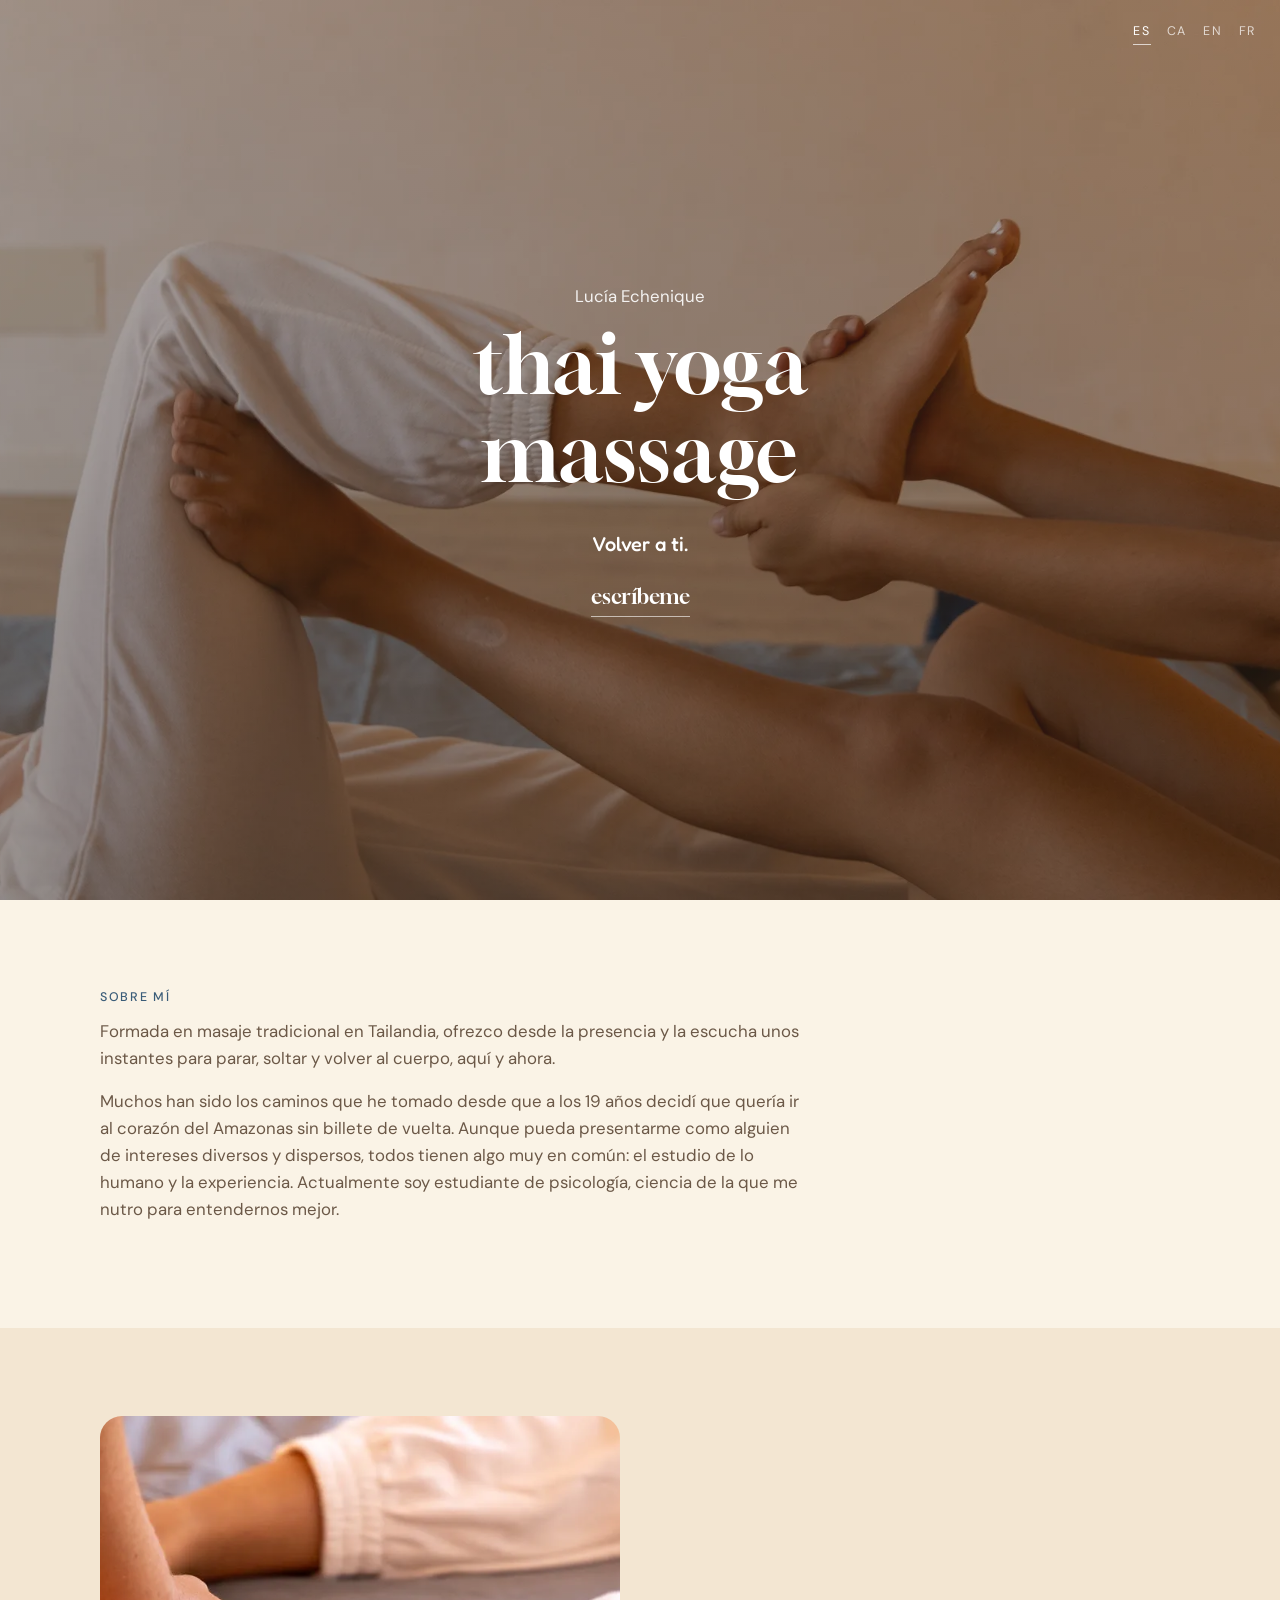
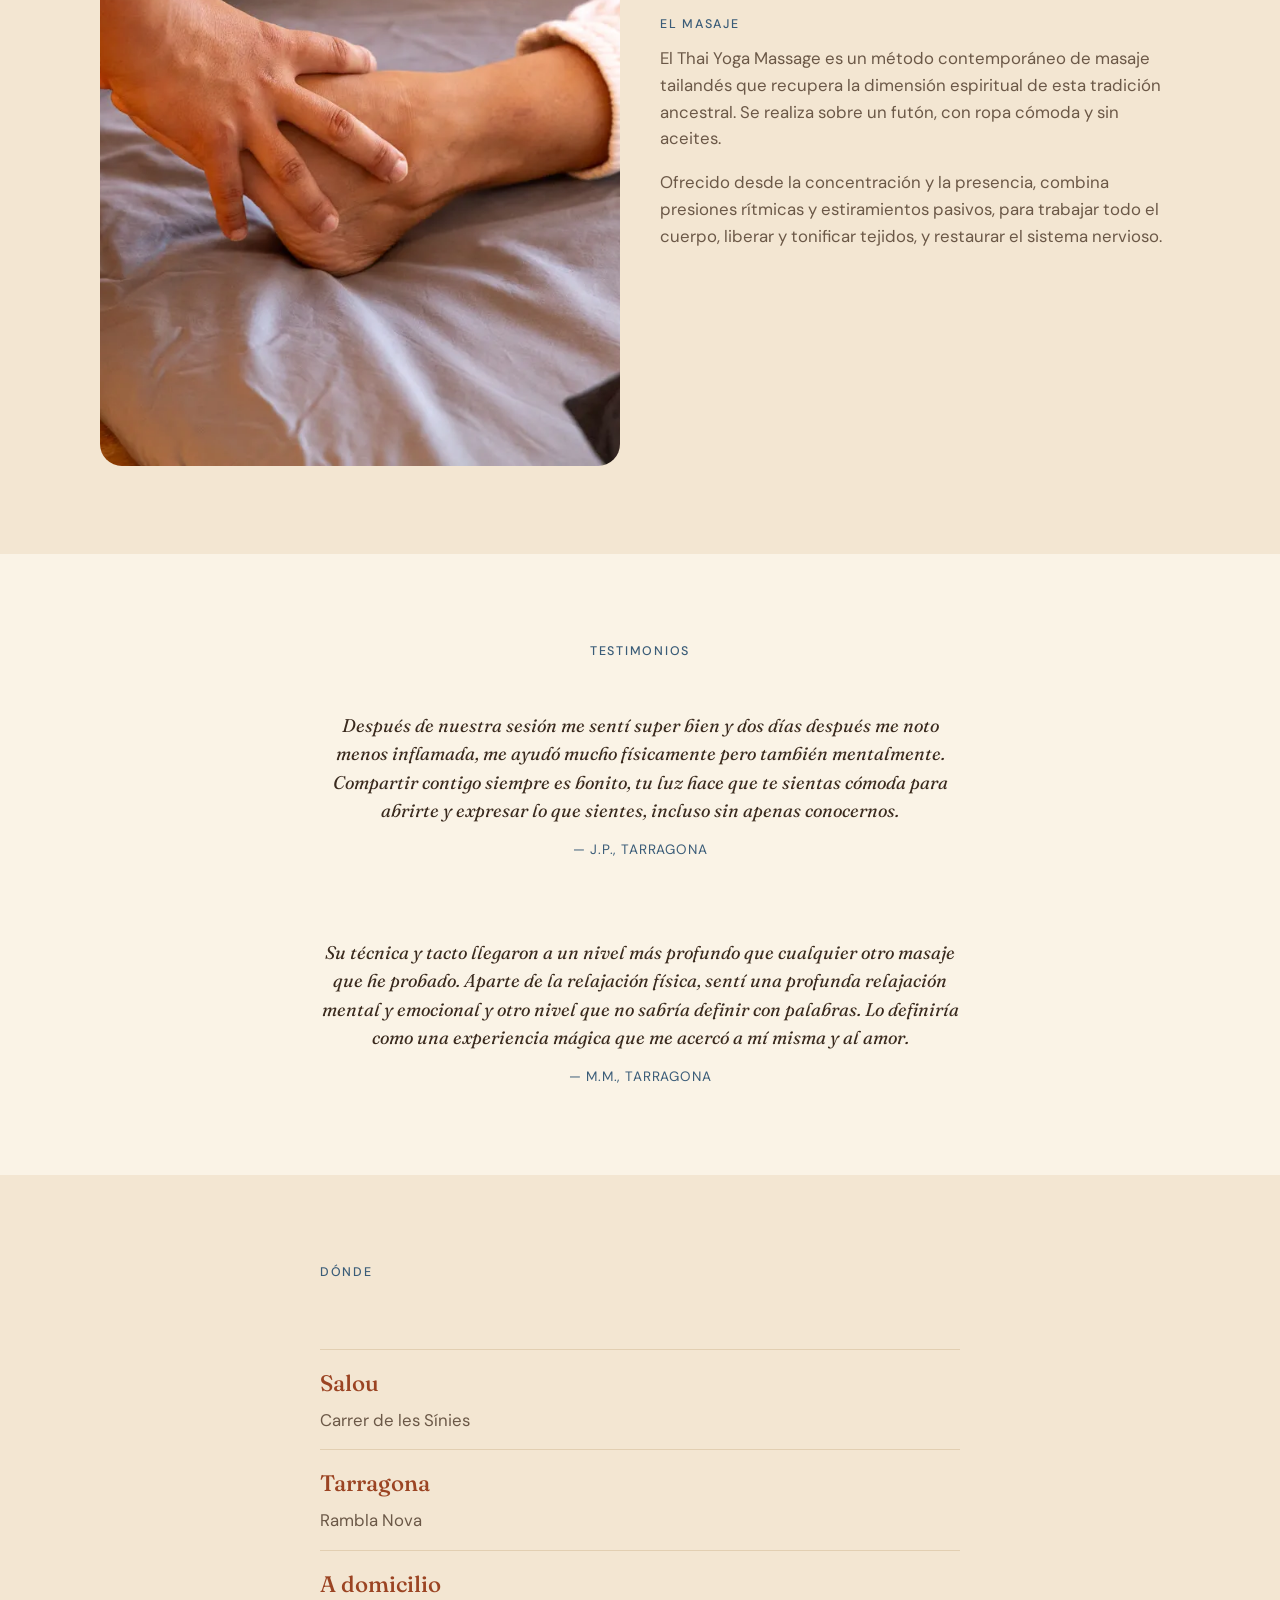
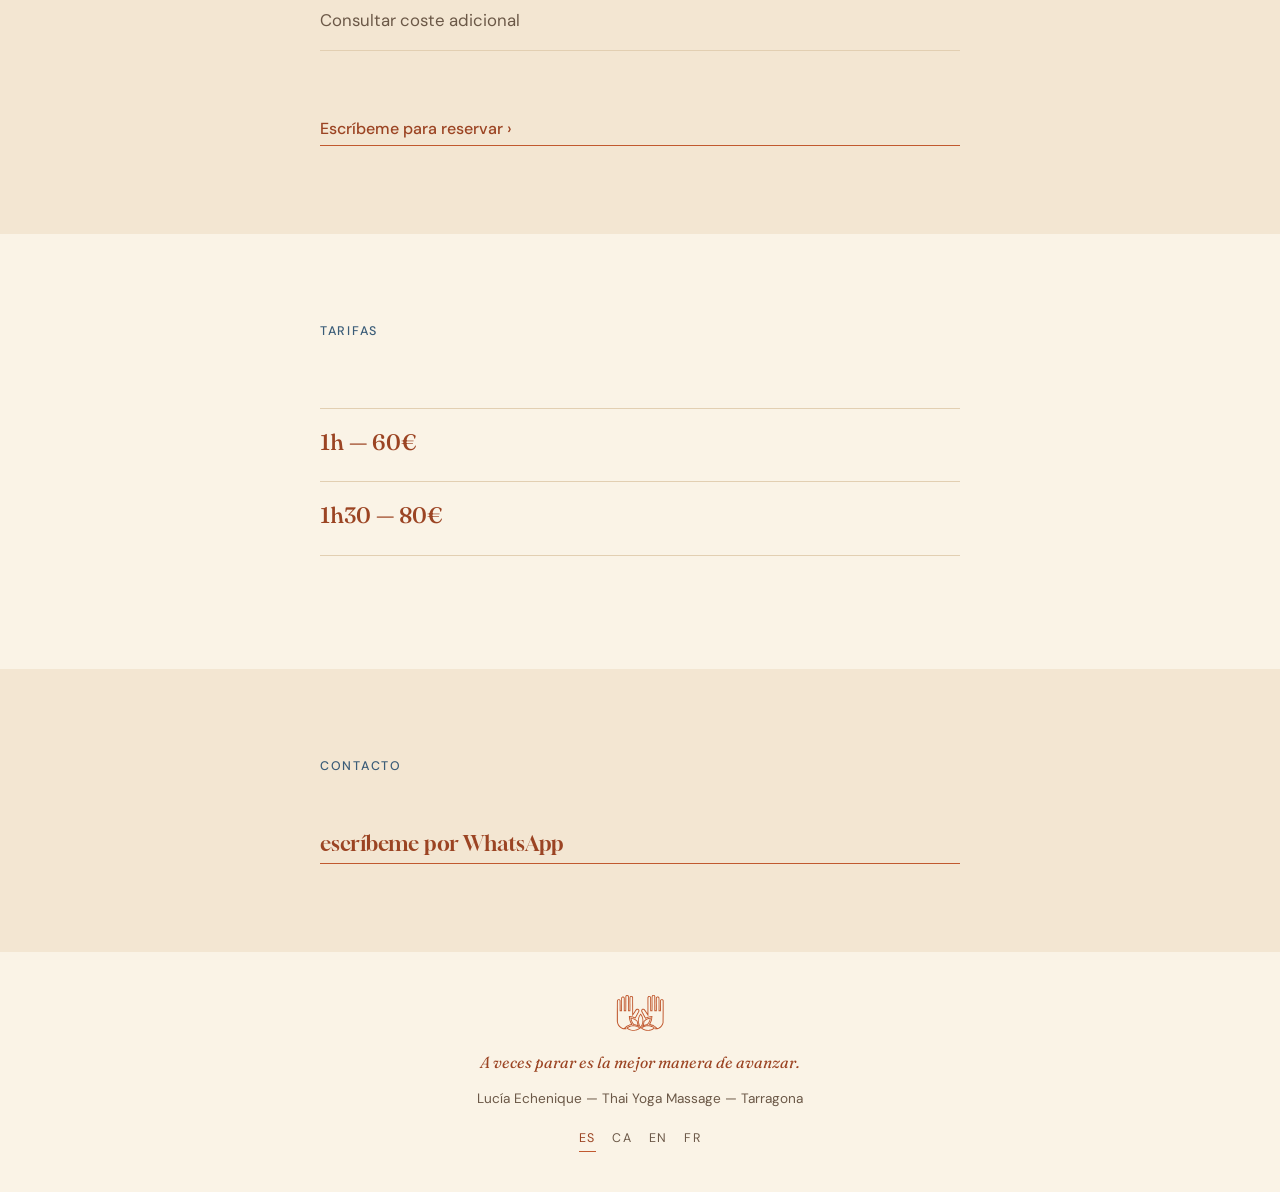
<file: index.html>
<!DOCTYPE html>
<html lang="es">
<head>
<meta charset="UTF-8" />
<meta name="viewport" content="width=device-width, initial-scale=1.0" />
<title>Lucía Echenique — Thai Yoga Massage en Tarragona y Salou</title>
<meta name="description" content="Thai Yoga Massage en Tarragona y Salou, con Lucía Echenique. Masaje tradicional que se recibe vestido y sin aceites. Sesiones de 1h y 1h30." />
<link rel="canonical" href="https://luciaechenique.com/" />
<link rel="alternate" hreflang="es" href="https://luciaechenique.com/" />
<link rel="alternate" hreflang="ca" href="https://luciaechenique.com/ca/" />
<link rel="alternate" hreflang="en" href="https://luciaechenique.com/en/" />
<link rel="alternate" hreflang="fr" href="https://luciaechenique.com/fr/" />
<link rel="alternate" hreflang="x-default" href="https://luciaechenique.com/" />
<meta property="og:type" content="website" />
<meta property="og:locale" content="es_ES" />
<meta property="og:url" content="https://luciaechenique.com/" />
<meta property="og:site_name" content="Lucía Echenique" />
<meta property="og:title" content="Lucía Echenique — Thai Yoga Massage en Tarragona y Salou" />
<meta property="og:description" content="Thai Yoga Massage en Tarragona y Salou. Masaje tradicional, vestido y sin aceites. Sesiones de 1h y 1h30." />
<meta property="og:image" content="https://luciaechenique.com/images/og.jpg" />
<meta property="og:image:width" content="1200" />
<meta property="og:image:height" content="630" />
<meta name="twitter:card" content="summary_large_image" />
<link rel="icon" type="image/svg+xml" href="/favicon.svg" />
<link rel="preload" as="image" href="/images/hero-bg.webp" fetchpriority="high" />
<link rel="preload" as="font" type="font/woff2" href="/fonts/gloock.woff2" crossorigin />
<link rel="preload" as="font" type="font/woff2" href="/fonts/fredoka-500.woff2" crossorigin />
<link rel="preconnect" href="https://fonts.googleapis.com" />
<link rel="preconnect" href="https://fonts.gstatic.com" crossorigin />
<link rel="stylesheet" href="https://fonts.googleapis.com/css2?family=Fraunces:ital,opsz,wght@0,9..144,500;1,9..144,400&family=DM+Sans:opsz,wght@9..40,400;9..40,500&display=swap" />
<link rel="stylesheet" href="/styles.css" />
<script type="application/ld+json">
{
  "@context": "https://schema.org",
  "@type": "HealthAndBeautyBusiness",
  "name": "Lucía Echenique — Thai Yoga Massage",
  "url": "https://luciaechenique.com/",
  "image": "https://luciaechenique.com/images/og.jpg",
  "description": "Thai Yoga Massage en Tarragona y Salou. Masaje tradicional, vestido y sin aceites. Sesiones de 1h y 1h30.",
  "areaServed": [
    { "@type": "City", "name": "Tarragona" },
    { "@type": "City", "name": "Salou" }
  ],
  "priceRange": "desde 60€"
}
</script>
</head>
<body>

<a class="skip-link" href="#contacto">Ir a contacto</a>

<!-- HERO -->
<header class="hero" id="inicio">
  <div class="hero-bg"></div>
  <div class="hero-overlay"></div>
  <nav class="lang" aria-label="Idioma">
    <a href="/" aria-current="page">es</a>
    <a href="/ca/" lang="ca">ca</a>
    <a href="/en/" lang="en">en</a>
    <a href="/fr/" lang="fr">fr</a>
  </nav>
  <div class="hero-inner">
    <p class="hero-name">Lucía Echenique</p>
    <h1>thai yoga massage</h1>
    <p class="hero-phrase">Volver a ti.</p>
    <a class="cta-link cta-lg" href="https://wa.me/34604867716?text=Hola%20Luc%C3%ADa%2C%20me%20interesa%20una%20sesi%C3%B3n%20de%20Thai%20Yoga%20Massage." target="_blank" rel="noopener">escríbeme</a>
  </div>
</header>

<main>

  <!-- SOBRE MÍ -->
  <section class="section" id="sobre-mi">
    <div class="section-inner">
      <div class="section-text">
        <h2 class="kicker">Sobre mí</h2>
        <p class="body-text">
          Formada en masaje tradicional en Tailandia, ofrezco desde la presencia y la escucha unos instantes para
          parar, soltar y volver al cuerpo, aquí y ahora.
        </p>
        <p class="body-text">
          Muchos han sido los caminos que he tomado desde que a los 19 años decidí que quería ir al corazón del
          Amazonas sin billete de vuelta. Aunque pueda presentarme como alguien de intereses diversos y dispersos,
          todos tienen algo muy en común: el estudio de lo humano y la experiencia. Actualmente soy estudiante de
          psicología, ciencia de la que me nutro para entendernos mejor.
        </p>
      </div>
    </div>
  </section>

  <!-- EL MASAJE -->
  <section class="section alt" id="masaje">
    <div class="section-inner reverse">
      <div class="section-text">
        <h2 class="kicker">El masaje</h2>
        <p class="body-text">
          El Thai Yoga Massage es un método contemporáneo de masaje tailandés que recupera la dimensión espiritual
          de esta tradición ancestral. Se realiza sobre un futón, con ropa cómoda y sin aceites.
        </p>
        <p class="body-text">
          Ofrecido desde la concentración y la presencia, combina presiones rítmicas y estiramientos pasivos, para
          trabajar todo el cuerpo, liberar y tonificar tejidos, y restaurar el sistema nervioso.
        </p>
      </div>
      <img class="section-photo" src="/images/masaje.webp" alt="Thai Yoga Massage con Lucía Echenique" loading="lazy" />
    </div>
  </section>

  <!-- TESTIMONIOS -->
  <section class="section" id="testimonios">
    <div class="section-inner narrow center">
      <h2 class="kicker">Testimonios</h2>
      <blockquote class="testimonial">
        <p>Después de nuestra sesión me sentí super bien y dos días después me noto menos inflamada, me ayudó
          mucho físicamente pero también mentalmente. Compartir contigo siempre es bonito, tu luz hace que te
          sientas cómoda para abrirte y expresar lo que sientes, incluso sin apenas conocernos.</p>
        <cite>— J.P., Tarragona</cite>
      </blockquote>
      <blockquote class="testimonial">
        <p>Su técnica y tacto llegaron a un nivel más profundo que cualquier otro masaje que he probado. Aparte
          de la relajación física, sentí una profunda relajación mental y emocional y otro nivel que no sabría
          definir con palabras. Lo definiría como una experiencia mágica que me acercó a mí misma y al amor.</p>
        <cite>— M.M., Tarragona</cite>
      </blockquote>
    </div>
  </section>

  <!-- DÓNDE -->
  <section class="section alt" id="donde">
    <div class="section-inner narrow">
      <h2 class="kicker">Dónde</h2>
      <div class="price-list">
        <div class="price-item">
          <p class="price-amount">Salou</p>
          <p class="body-text">Carrer de les Sínies</p>
        </div>
        <div class="price-item">
          <p class="price-amount">Tarragona</p>
          <p class="body-text">Rambla Nova</p>
        </div>
        <div class="price-item">
          <p class="price-amount">A domicilio</p>
          <p class="body-text">Consultar coste adicional</p>
        </div>
      </div>
      <a class="cta-link" href="https://wa.me/34604867716?text=Hola%20Luc%C3%ADa%2C%20me%20interesa%20una%20sesi%C3%B3n%20de%20Thai%20Yoga%20Massage." target="_blank" rel="noopener">Escríbeme para reservar &rsaquo;</a>
    </div>
  </section>

  <!-- TARIFAS -->
  <section class="section" id="precio">
    <div class="section-inner narrow">
      <h2 class="kicker">Tarifas</h2>
      <div class="price-list">
        <div class="price-item">
          <p class="price-amount">1h — 60€</p>
        </div>
        <div class="price-item">
          <p class="price-amount">1h30 — 80€</p>
        </div>
      </div>
    </div>
  </section>

  <!-- YOGA — en pausa, solo se ofrece masaje por ahora. Reactivar cuando haya fotos/contenido de clases.
  <section class="section" id="yoga">
    <div class="section-inner reverse">
      <div class="photo-placeholder" aria-hidden="true"></div>
      <div class="section-text">
        <p class="kicker">Yoga</p>
        <h2>Clases a demanda, individuales o en grupo</h2>
        <p class="body-text">
          Clases pensadas a tu medida: puede ser solo para ti, o puedes organizar un grupo pequeño con amigas — tú reúnes
          a la gente, yo llevo la práctica. Sin horarios fijos ni rigidez: hablamos y encontramos el formato que te encaje.
        </p>
        <a class="cta-link" href="https://wa.me/34604867716?text=Hola%20Luc%C3%ADa%2C%20me%20interesa%20una%20clase%20de%20yoga" target="_blank" rel="noopener">Pregúntame por una clase &rsaquo;</a>
      </div>
    </div>
  </section>
  -->

  <!-- CONTACTO -->
  <section class="section alt contact-section" id="contacto">
    <div class="section-inner narrow">
      <h2 class="kicker">Contacto</h2>

      <a class="cta-link cta-lg" href="https://wa.me/34604867716?text=Hola%20Luc%C3%ADa%2C%20me%20interesa%20una%20sesi%C3%B3n%20de%20Thai%20Yoga%20Massage." target="_blank" rel="noopener">escríbeme por WhatsApp</a>
    </div>
  </section>

</main>

<footer class="site-footer">
  <img class="footer-mark" src="/images/logo-manos.svg" alt="" />
  <p class="footer-tagline">A veces parar es la mejor manera de avanzar.</p>
  <p>Lucía Echenique — Thai Yoga Massage — Tarragona</p>
  <nav class="lang lang-footer" aria-label="Idioma">
    <a href="/" aria-current="page">es</a>
    <a href="/ca/" lang="ca">ca</a>
    <a href="/en/" lang="en">en</a>
    <a href="/fr/" lang="fr">fr</a>
  </nav>
</footer>

</body>
</html>
</file>
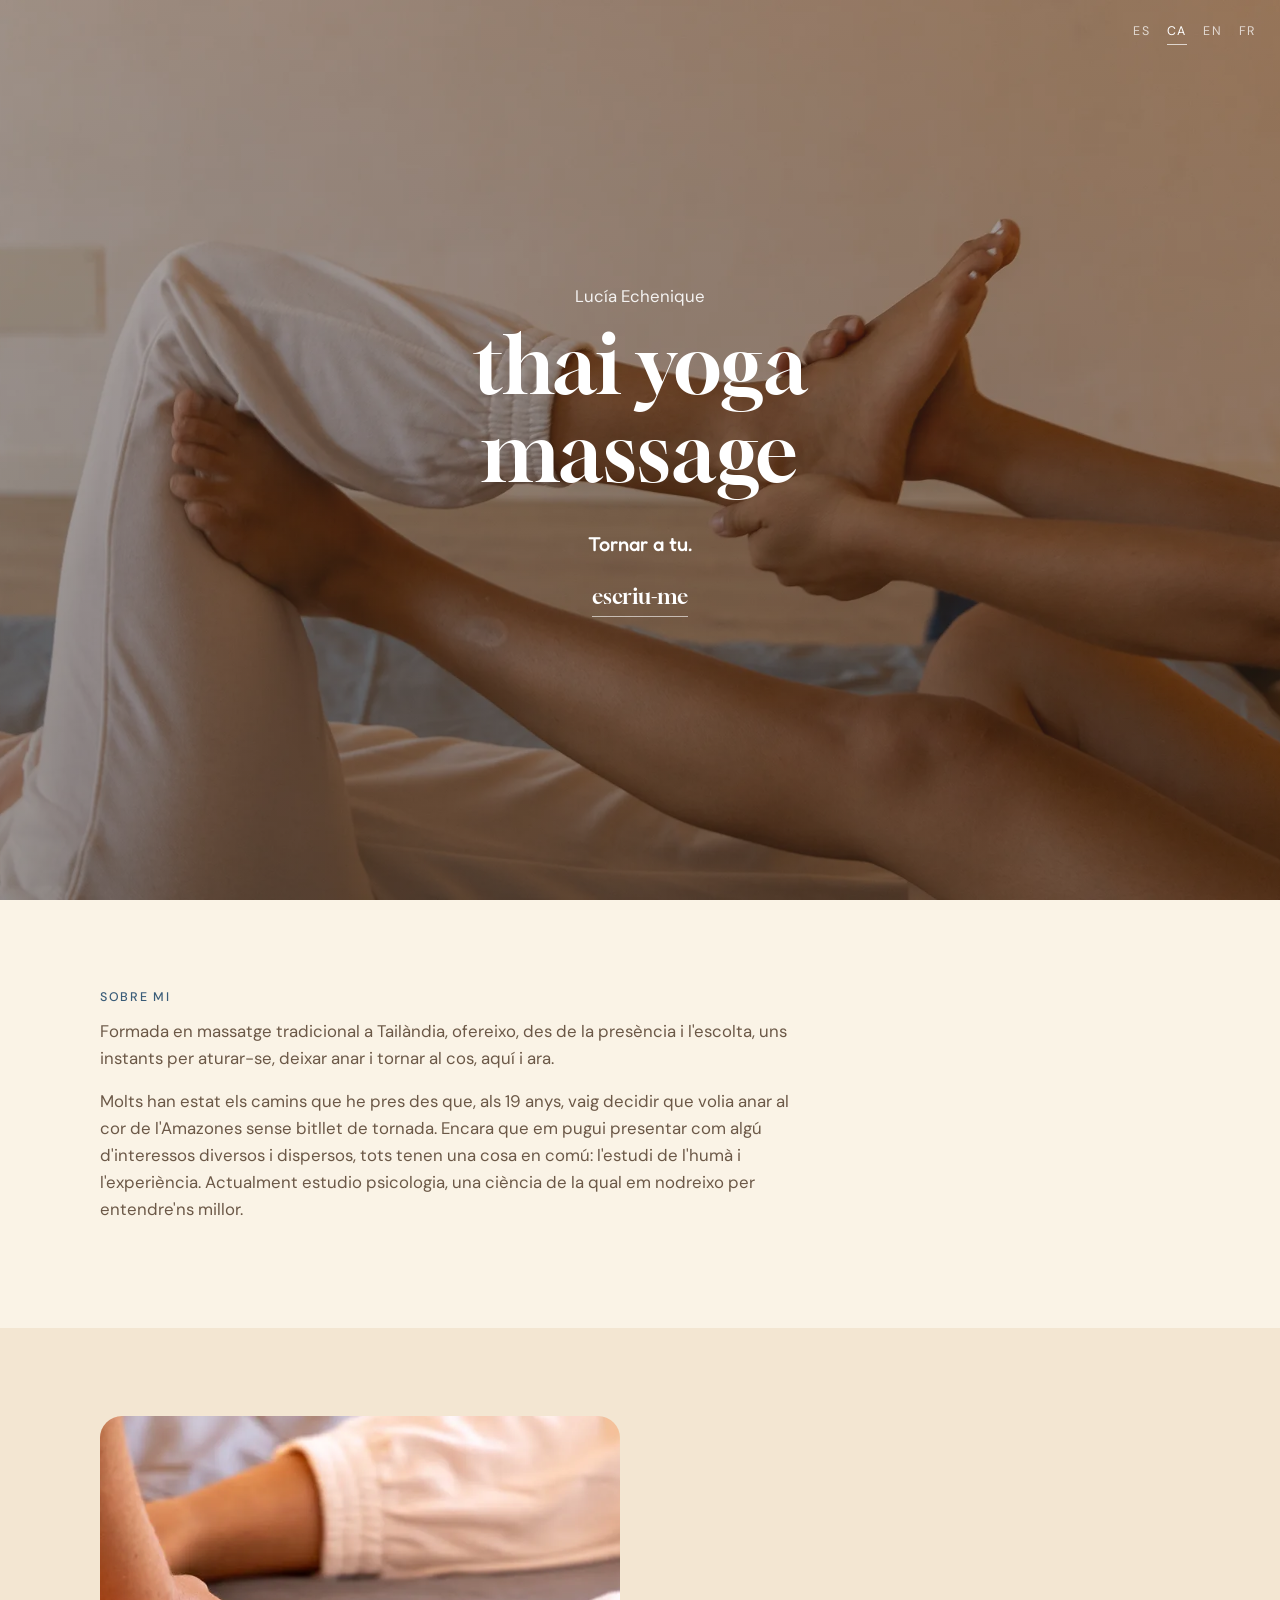
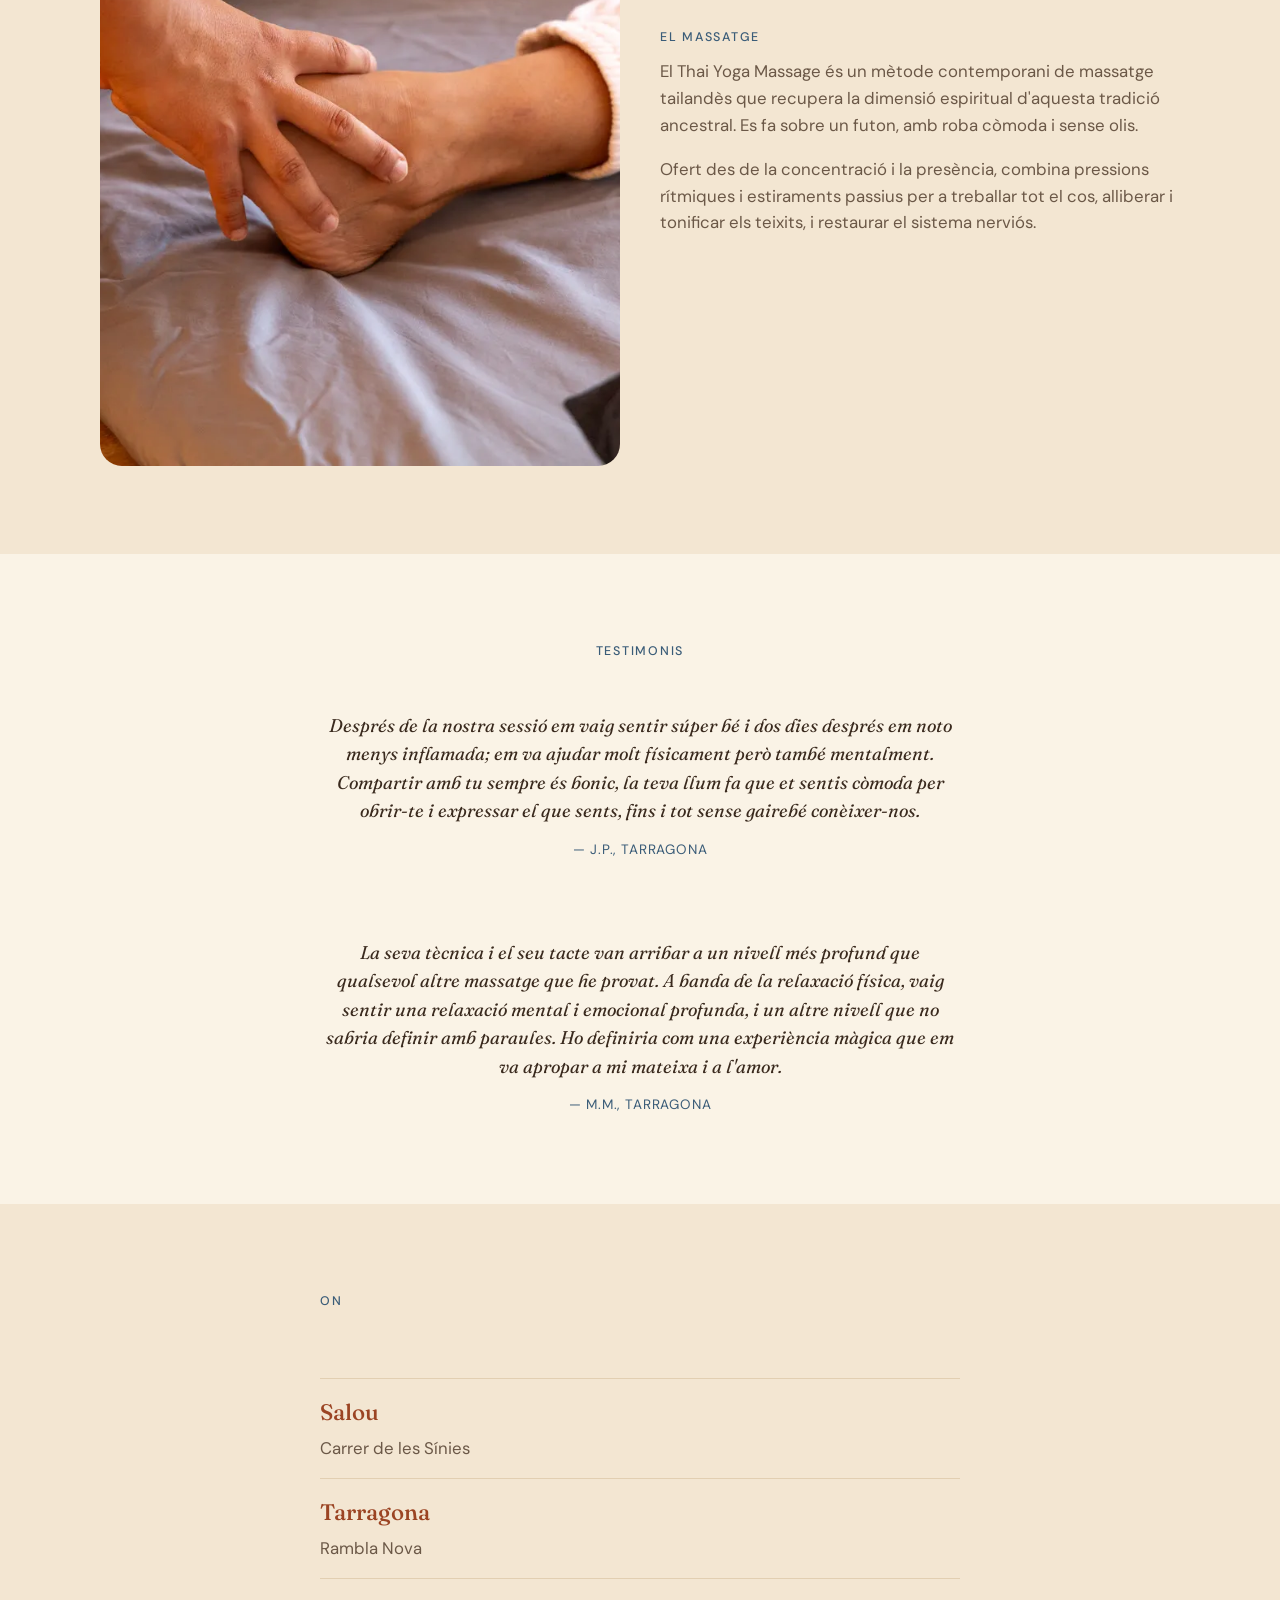
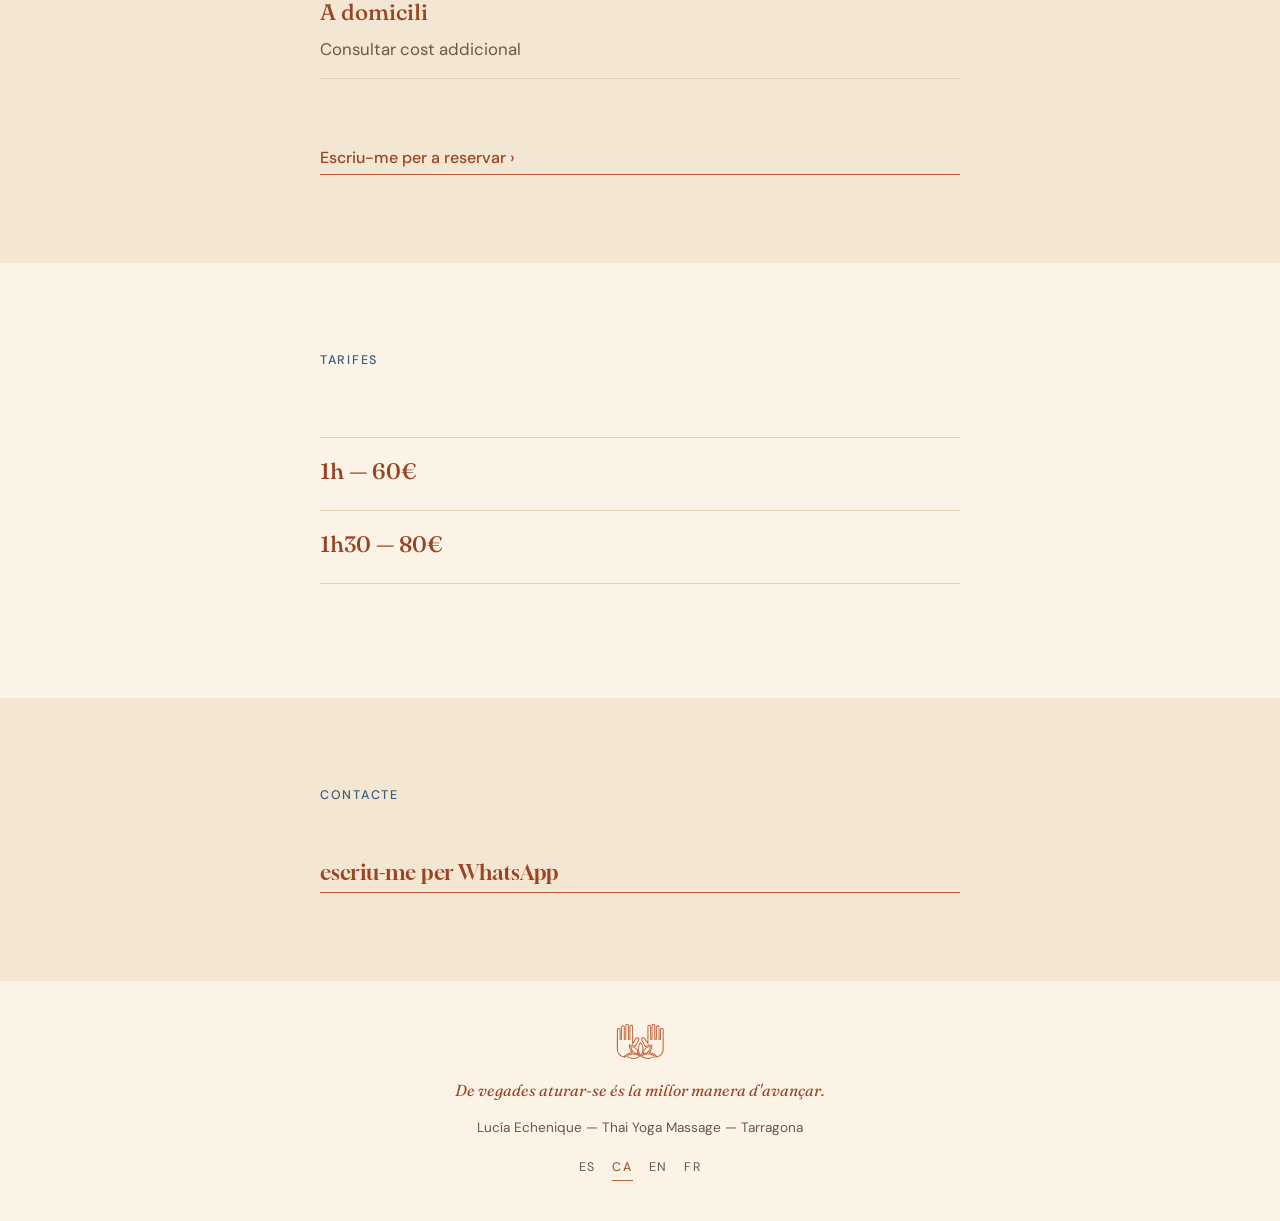
<file: ca/index.html>
<!DOCTYPE html>
<html lang="ca">
<head>
<meta charset="UTF-8" />
<meta name="viewport" content="width=device-width, initial-scale=1.0" />
<title>Lucía Echenique — Thai Yoga Massage a Tarragona i Salou</title>
<meta name="description" content="Thai Yoga Massage a Tarragona i Salou, amb Lucía Echenique. Massatge tradicional que es rep vestit i sense olis. Sessions d'1h i d'1h30." />
<link rel="canonical" href="https://luciaechenique.com/ca/" />
<link rel="alternate" hreflang="es" href="https://luciaechenique.com/" />
<link rel="alternate" hreflang="ca" href="https://luciaechenique.com/ca/" />
<link rel="alternate" hreflang="en" href="https://luciaechenique.com/en/" />
<link rel="alternate" hreflang="fr" href="https://luciaechenique.com/fr/" />
<link rel="alternate" hreflang="x-default" href="https://luciaechenique.com/" />
<meta property="og:type" content="website" />
<meta property="og:locale" content="ca_ES" />
<meta property="og:url" content="https://luciaechenique.com/ca/" />
<meta property="og:site_name" content="Lucía Echenique" />
<meta property="og:title" content="Lucía Echenique — Thai Yoga Massage a Tarragona i Salou" />
<meta property="og:description" content="Thai Yoga Massage a Tarragona i Salou. Massatge tradicional, vestit i sense olis. Sessions d'1h i d'1h30." />
<meta property="og:image" content="https://luciaechenique.com/images/og.jpg" />
<meta property="og:image:width" content="1200" />
<meta property="og:image:height" content="630" />
<meta name="twitter:card" content="summary_large_image" />
<link rel="icon" type="image/svg+xml" href="/favicon.svg" />
<link rel="preload" as="image" href="/images/hero-bg.webp" fetchpriority="high" />
<link rel="preload" as="font" type="font/woff2" href="/fonts/gloock.woff2" crossorigin />
<link rel="preload" as="font" type="font/woff2" href="/fonts/fredoka-500.woff2" crossorigin />
<link rel="preconnect" href="https://fonts.googleapis.com" />
<link rel="preconnect" href="https://fonts.gstatic.com" crossorigin />
<link rel="stylesheet" href="https://fonts.googleapis.com/css2?family=Fraunces:ital,opsz,wght@0,9..144,500;1,9..144,400&family=DM+Sans:opsz,wght@9..40,400;9..40,500&display=swap" />
<link rel="stylesheet" href="/styles.css" />
<script type="application/ld+json">
{
  "@context": "https://schema.org",
  "@type": "HealthAndBeautyBusiness",
  "name": "Lucía Echenique — Thai Yoga Massage",
  "url": "https://luciaechenique.com/",
  "image": "https://luciaechenique.com/images/og.jpg",
  "description": "Thai Yoga Massage a Tarragona i Salou. Massatge tradicional, vestit i sense olis. Sessions d'1h i d'1h30.",
  "areaServed": [
    { "@type": "City", "name": "Tarragona" },
    { "@type": "City", "name": "Salou" }
  ],
  "priceRange": "des de 60€"
}
</script>
</head>
<body>

<a class="skip-link" href="#contacto">Anar al contacte</a>

<!-- HERO -->
<header class="hero" id="inicio">
  <div class="hero-bg"></div>
  <div class="hero-overlay"></div>
  <nav class="lang" aria-label="Idioma">
    <a href="/" lang="es">es</a>
    <a href="/ca/" aria-current="page">ca</a>
    <a href="/en/" lang="en">en</a>
    <a href="/fr/" lang="fr">fr</a>
  </nav>
  <div class="hero-inner">
    <p class="hero-name">Lucía Echenique</p>
    <h1>thai yoga massage</h1>
    <p class="hero-phrase">Tornar a tu.</p>
    <a class="cta-link cta-lg" href="https://wa.me/34604867716?text=Hola%20Luc%C3%ADa%2C%20m%27interessa%20una%20sessi%C3%B3%20de%20Thai%20Yoga%20Massage." target="_blank" rel="noopener">escriu-me</a>
  </div>
</header>

<main>

  <!-- SOBRE MI -->
  <section class="section" id="sobre-mi">
    <div class="section-inner">
      <div class="section-text">
        <h2 class="kicker">Sobre mi</h2>
        <p class="body-text">
          Formada en massatge tradicional a Tailàndia, ofereixo, des de la presència i l'escolta, uns instants per
          aturar-se, deixar anar i tornar al cos, aquí i ara.
        </p>
        <p class="body-text">
          Molts han estat els camins que he pres des que, als 19 anys, vaig decidir que volia anar al cor de
          l'Amazones sense bitllet de tornada. Encara que em pugui presentar com algú d'interessos diversos i
          dispersos, tots tenen una cosa en comú: l'estudi de l'humà i l'experiència. Actualment estudio
          psicologia, una ciència de la qual em nodreixo per entendre'ns millor.
        </p>
      </div>
    </div>
  </section>

  <!-- EL MASSATGE -->
  <section class="section alt" id="masaje">
    <div class="section-inner reverse">
      <div class="section-text">
        <h2 class="kicker">El massatge</h2>
        <p class="body-text">
          El Thai Yoga Massage és un mètode contemporani de massatge tailandès que recupera la dimensió espiritual
          d'aquesta tradició ancestral. Es fa sobre un futon, amb roba còmoda i sense olis.
        </p>
        <p class="body-text">
          Ofert des de la concentració i la presència, combina pressions rítmiques i estiraments passius per a
          treballar tot el cos, alliberar i tonificar els teixits, i restaurar el sistema nerviós.
        </p>
      </div>
      <img class="section-photo" src="/images/masaje.webp" alt="Thai Yoga Massage amb Lucía Echenique" loading="lazy" />
    </div>
  </section>

  <!-- TESTIMONIS -->
  <section class="section" id="testimonios">
    <div class="section-inner narrow center">
      <h2 class="kicker">Testimonis</h2>
      <blockquote class="testimonial">
        <p>Després de la nostra sessió em vaig sentir súper bé i dos dies després em noto menys inflamada; em va
          ajudar molt físicament però també mentalment. Compartir amb tu sempre és bonic, la teva llum fa que et
          sentis còmoda per obrir-te i expressar el que sents, fins i tot sense gairebé conèixer-nos.</p>
        <cite>— J.P., Tarragona</cite>
      </blockquote>
      <blockquote class="testimonial">
        <p>La seva tècnica i el seu tacte van arribar a un nivell més profund que qualsevol altre massatge que he
          provat. A banda de la relaxació física, vaig sentir una relaxació mental i emocional profunda, i un altre
          nivell que no sabria definir amb paraules. Ho definiria com una experiència màgica que em va apropar a mi
          mateixa i a l'amor.</p>
        <cite>— M.M., Tarragona</cite>
      </blockquote>
    </div>
  </section>

  <!-- ON -->
  <section class="section alt" id="donde">
    <div class="section-inner narrow">
      <h2 class="kicker">On</h2>
      <div class="price-list">
        <div class="price-item">
          <p class="price-amount">Salou</p>
          <p class="body-text">Carrer de les Sínies</p>
        </div>
        <div class="price-item">
          <p class="price-amount">Tarragona</p>
          <p class="body-text">Rambla Nova</p>
        </div>
        <div class="price-item">
          <p class="price-amount">A domicili</p>
          <p class="body-text">Consultar cost addicional</p>
        </div>
      </div>
      <a class="cta-link" href="https://wa.me/34604867716?text=Hola%20Luc%C3%ADa%2C%20m%27interessa%20una%20sessi%C3%B3%20de%20Thai%20Yoga%20Massage." target="_blank" rel="noopener">Escriu-me per a reservar &rsaquo;</a>
    </div>
  </section>

  <!-- TARIFES -->
  <section class="section" id="precio">
    <div class="section-inner narrow">
      <h2 class="kicker">Tarifes</h2>
      <div class="price-list">
        <div class="price-item">
          <p class="price-amount">1h — 60€</p>
        </div>
        <div class="price-item">
          <p class="price-amount">1h30 — 80€</p>
        </div>
      </div>
    </div>
  </section>

  <!-- CONTACTE -->
  <section class="section alt contact-section" id="contacto">
    <div class="section-inner narrow">
      <h2 class="kicker">Contacte</h2>

      <a class="cta-link cta-lg" href="https://wa.me/34604867716?text=Hola%20Luc%C3%ADa%2C%20m%27interessa%20una%20sessi%C3%B3%20de%20Thai%20Yoga%20Massage." target="_blank" rel="noopener">escriu-me per WhatsApp</a>
    </div>
  </section>

</main>

<footer class="site-footer">
  <img class="footer-mark" src="/images/logo-manos.svg" alt="" />
  <p class="footer-tagline">De vegades aturar-se és la millor manera d'avançar.</p>
  <p>Lucía Echenique — Thai Yoga Massage — Tarragona</p>
  <nav class="lang lang-footer" aria-label="Idioma">
    <a href="/" lang="es">es</a>
    <a href="/ca/" aria-current="page">ca</a>
    <a href="/en/" lang="en">en</a>
    <a href="/fr/" lang="fr">fr</a>
  </nav>
</footer>

</body>
</html>
</file>
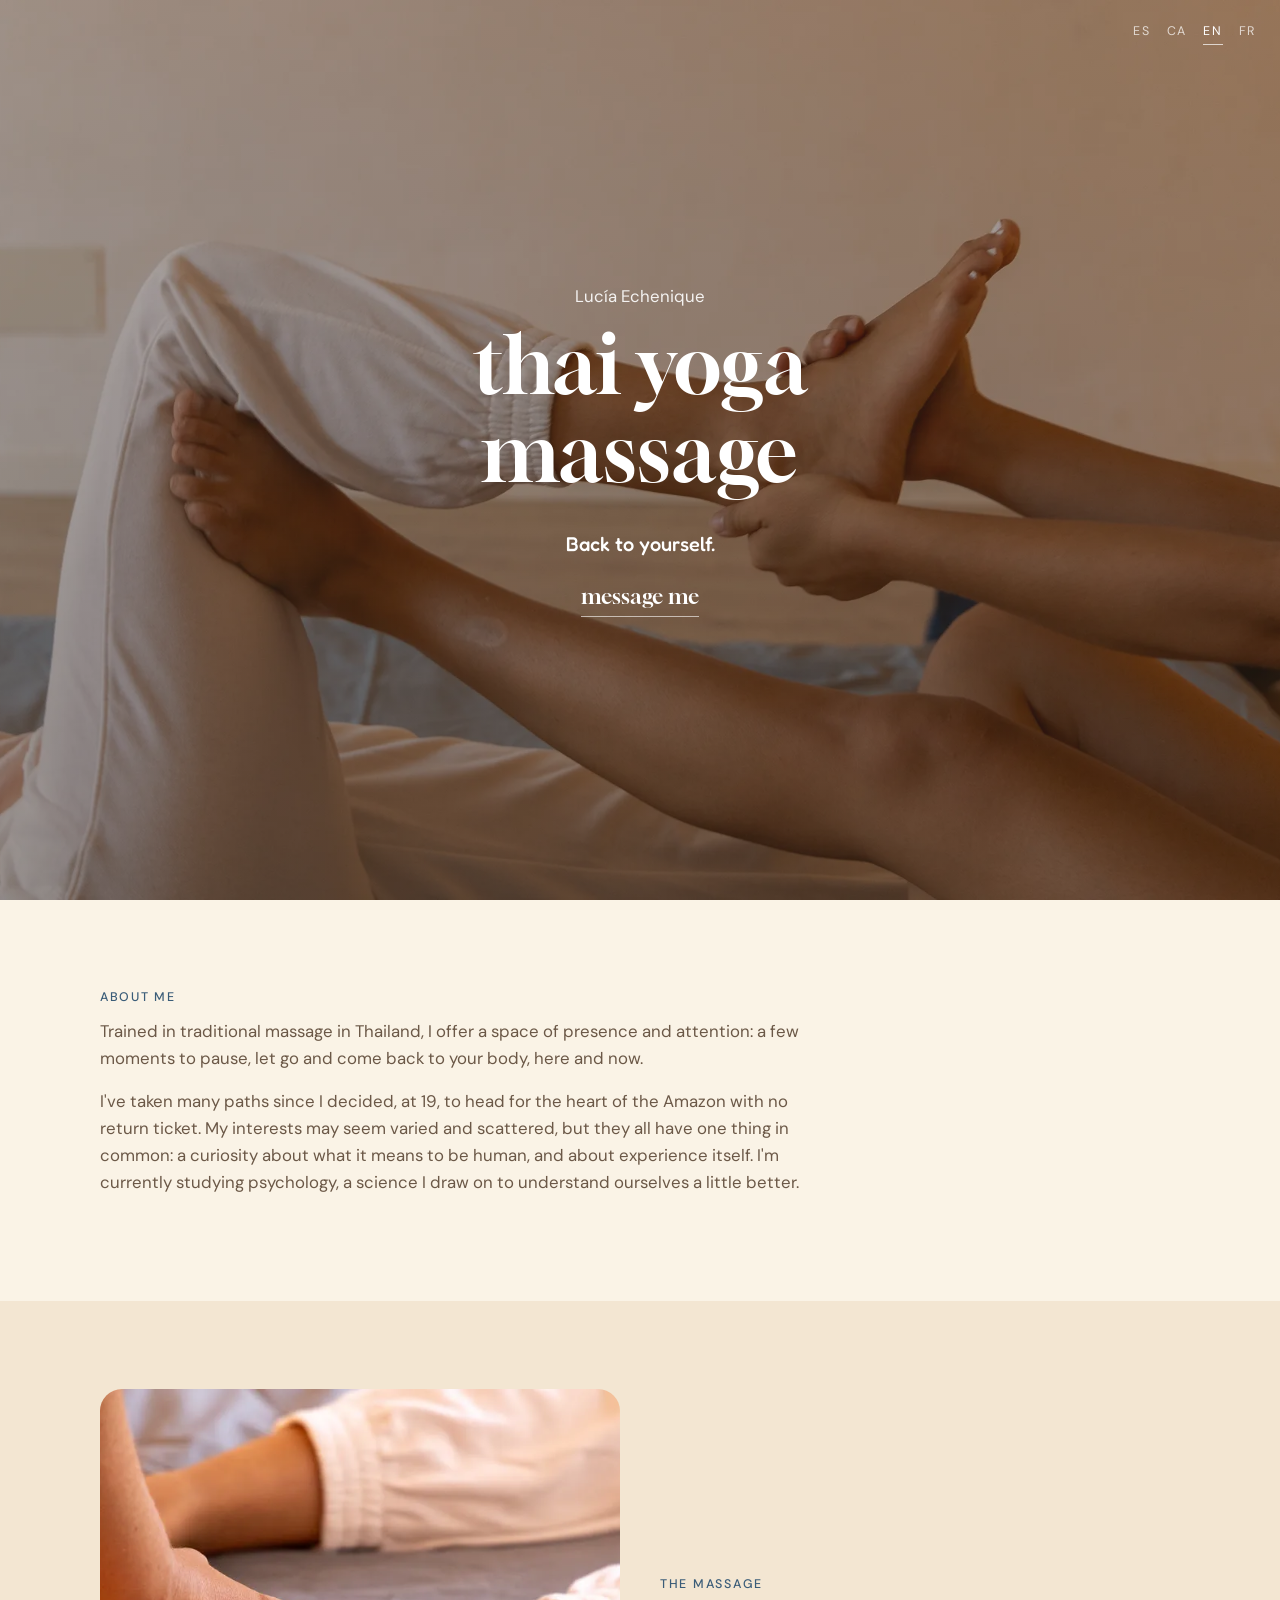
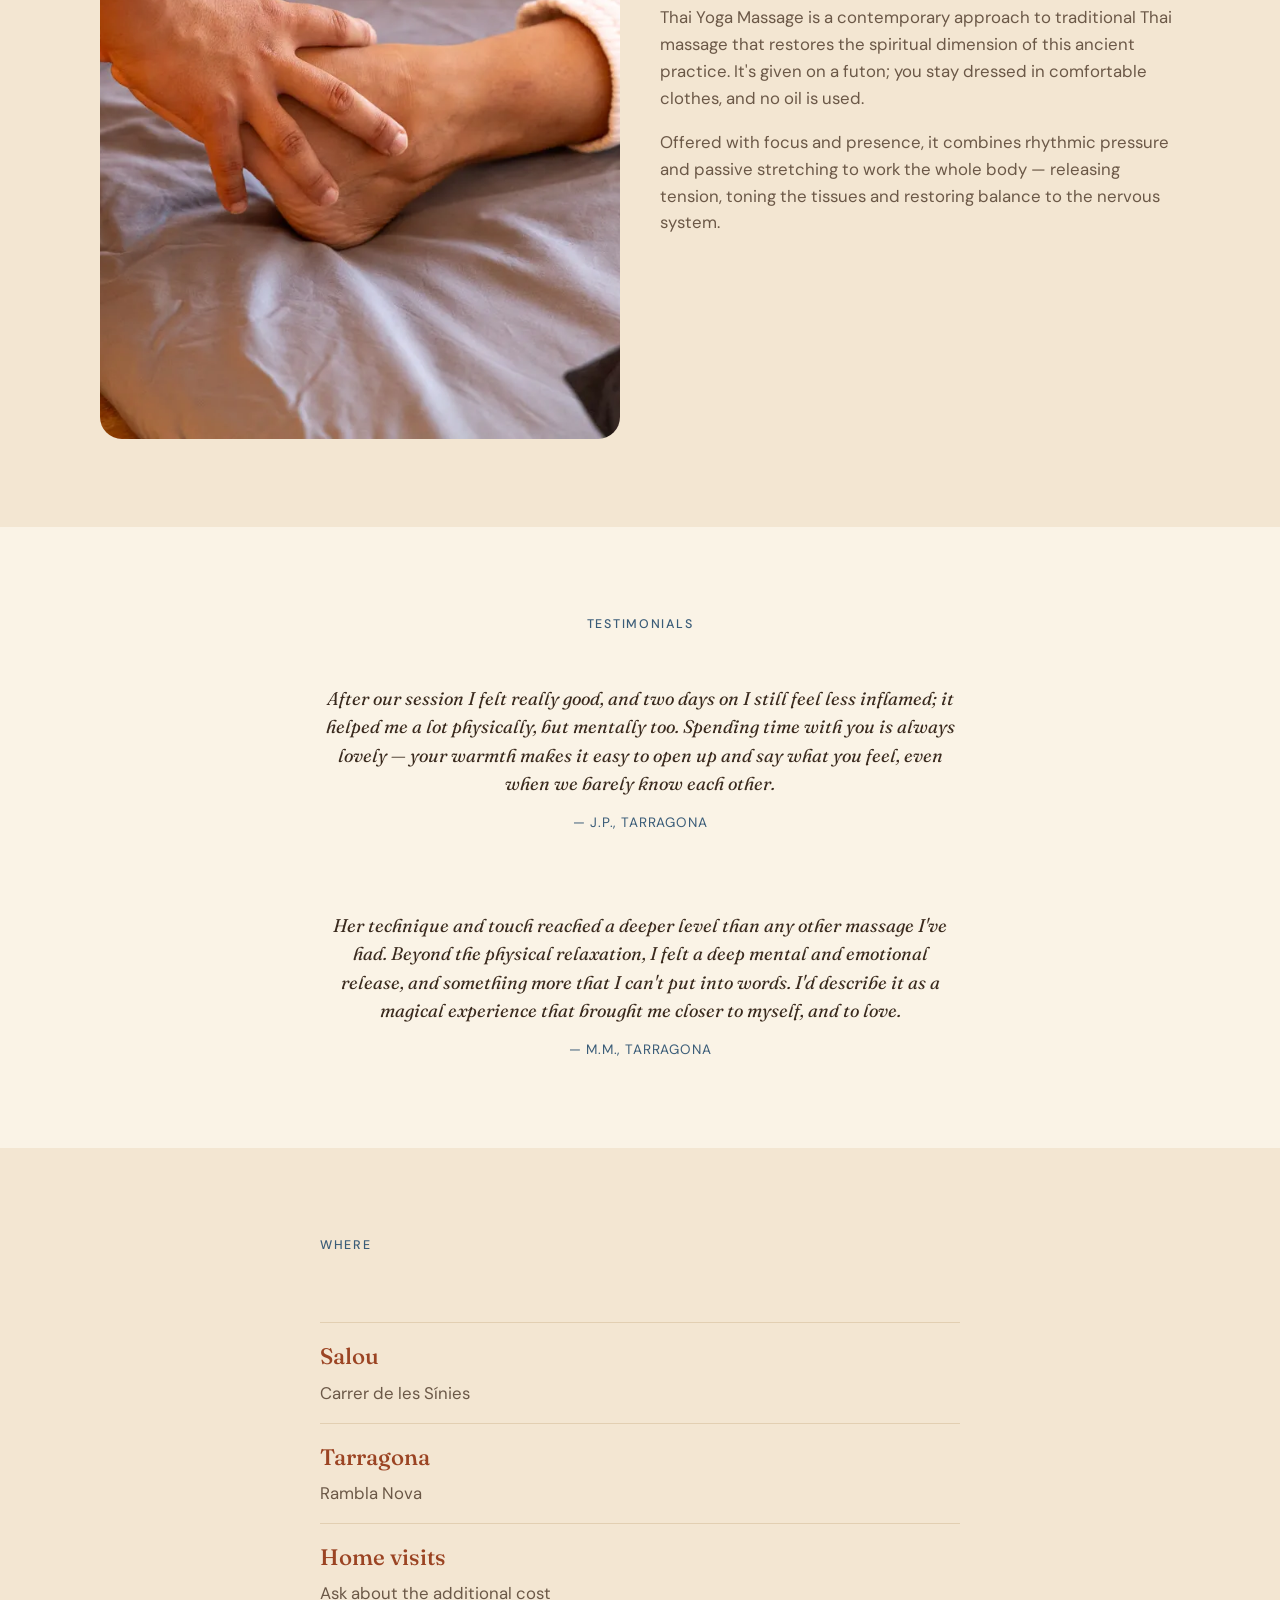
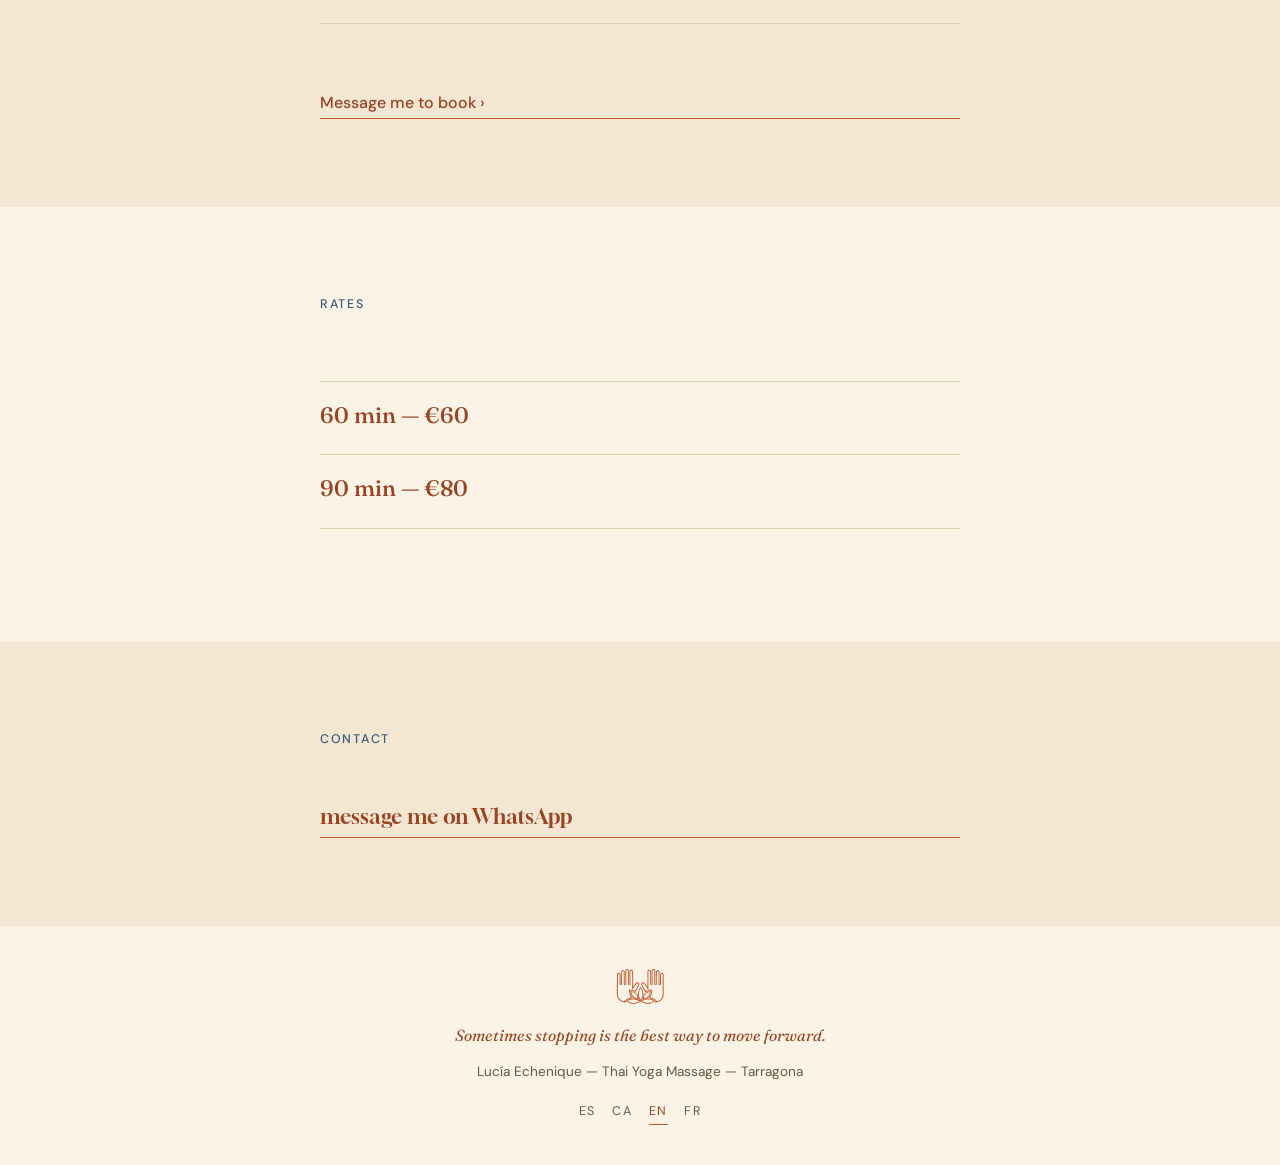
<file: en/index.html>
<!DOCTYPE html>
<html lang="en">
<head>
<meta charset="UTF-8" />
<meta name="viewport" content="width=device-width, initial-scale=1.0" />
<title>Lucía Echenique — Thai Yoga Massage in Tarragona and Salou</title>
<meta name="description" content="Thai Yoga Massage in Tarragona and Salou, with Lucía Echenique. A traditional massage received fully clothed, without oil. 60 and 90-minute sessions." />
<link rel="canonical" href="https://luciaechenique.com/en/" />
<link rel="alternate" hreflang="es" href="https://luciaechenique.com/" />
<link rel="alternate" hreflang="ca" href="https://luciaechenique.com/ca/" />
<link rel="alternate" hreflang="en" href="https://luciaechenique.com/en/" />
<link rel="alternate" hreflang="fr" href="https://luciaechenique.com/fr/" />
<link rel="alternate" hreflang="x-default" href="https://luciaechenique.com/" />
<meta property="og:type" content="website" />
<meta property="og:locale" content="en_GB" />
<meta property="og:url" content="https://luciaechenique.com/en/" />
<meta property="og:site_name" content="Lucía Echenique" />
<meta property="og:title" content="Lucía Echenique — Thai Yoga Massage in Tarragona and Salou" />
<meta property="og:description" content="Thai Yoga Massage in Tarragona and Salou. Traditional massage, fully clothed and without oil. 60 and 90-minute sessions." />
<meta property="og:image" content="https://luciaechenique.com/images/og.jpg" />
<meta property="og:image:width" content="1200" />
<meta property="og:image:height" content="630" />
<meta name="twitter:card" content="summary_large_image" />
<link rel="icon" type="image/svg+xml" href="/favicon.svg" />
<link rel="preload" as="image" href="/images/hero-bg.webp" fetchpriority="high" />
<link rel="preload" as="font" type="font/woff2" href="/fonts/gloock.woff2" crossorigin />
<link rel="preload" as="font" type="font/woff2" href="/fonts/fredoka-500.woff2" crossorigin />
<link rel="preconnect" href="https://fonts.googleapis.com" />
<link rel="preconnect" href="https://fonts.gstatic.com" crossorigin />
<link rel="stylesheet" href="https://fonts.googleapis.com/css2?family=Fraunces:ital,opsz,wght@0,9..144,500;1,9..144,400&family=DM+Sans:opsz,wght@9..40,400;9..40,500&display=swap" />
<link rel="stylesheet" href="/styles.css" />
<script type="application/ld+json">
{
  "@context": "https://schema.org",
  "@type": "HealthAndBeautyBusiness",
  "name": "Lucía Echenique — Thai Yoga Massage",
  "url": "https://luciaechenique.com/",
  "image": "https://luciaechenique.com/images/og.jpg",
  "description": "Thai Yoga Massage in Tarragona and Salou. Traditional massage, fully clothed and without oil. 60 and 90-minute sessions.",
  "areaServed": [
    { "@type": "City", "name": "Tarragona" },
    { "@type": "City", "name": "Salou" }
  ],
  "priceRange": "from €60"
}
</script>
</head>
<body>

<a class="skip-link" href="#contacto">Skip to contact</a>

<!-- HERO -->
<header class="hero" id="inicio">
  <div class="hero-bg"></div>
  <div class="hero-overlay"></div>
  <nav class="lang" aria-label="Language">
    <a href="/" lang="es">es</a>
    <a href="/ca/" lang="ca">ca</a>
    <a href="/en/" aria-current="page">en</a>
    <a href="/fr/" lang="fr">fr</a>
  </nav>
  <div class="hero-inner">
    <p class="hero-name">Lucía Echenique</p>
    <h1>thai yoga massage</h1>
    <p class="hero-phrase">Back to yourself.</p>
    <a class="cta-link cta-lg" href="https://wa.me/34604867716?text=Hi%20Luc%C3%ADa%2C%20I%27m%20interested%20in%20a%20Thai%20Yoga%20Massage%20session." target="_blank" rel="noopener">message me</a>
  </div>
</header>

<main>

  <!-- ABOUT ME -->
  <section class="section" id="sobre-mi">
    <div class="section-inner">
      <div class="section-text">
        <h2 class="kicker">About me</h2>
        <p class="body-text">
          Trained in traditional massage in Thailand, I offer a space of presence and attention: a few moments to
          pause, let go and come back to your body, here and now.
        </p>
        <p class="body-text">
          I've taken many paths since I decided, at 19, to head for the heart of the Amazon with no return ticket.
          My interests may seem varied and scattered, but they all have one thing in common: a curiosity about what
          it means to be human, and about experience itself. I'm currently studying psychology, a science I draw on
          to understand ourselves a little better.
        </p>
      </div>
    </div>
  </section>

  <!-- THE MASSAGE -->
  <section class="section alt" id="masaje">
    <div class="section-inner reverse">
      <div class="section-text">
        <h2 class="kicker">The massage</h2>
        <p class="body-text">
          Thai Yoga Massage is a contemporary approach to traditional Thai massage that restores the spiritual
          dimension of this ancient practice. It's given on a futon; you stay dressed in comfortable clothes, and
          no oil is used.
        </p>
        <p class="body-text">
          Offered with focus and presence, it combines rhythmic pressure and passive stretching to work the whole
          body — releasing tension, toning the tissues and restoring balance to the nervous system.
        </p>
      </div>
      <img class="section-photo" src="/images/masaje.webp" alt="Thai Yoga Massage with Lucía Echenique" loading="lazy" />
    </div>
  </section>

  <!-- TESTIMONIALS -->
  <section class="section" id="testimonios">
    <div class="section-inner narrow center">
      <h2 class="kicker">Testimonials</h2>
      <blockquote class="testimonial">
        <p>After our session I felt really good, and two days on I still feel less inflamed; it helped me a lot
          physically, but mentally too. Spending time with you is always lovely — your warmth makes it easy to open
          up and say what you feel, even when we barely know each other.</p>
        <cite>— J.P., Tarragona</cite>
      </blockquote>
      <blockquote class="testimonial">
        <p>Her technique and touch reached a deeper level than any other massage I've had. Beyond the physical
          relaxation, I felt a deep mental and emotional release, and something more that I can't put into words.
          I'd describe it as a magical experience that brought me closer to myself, and to love.</p>
        <cite>— M.M., Tarragona</cite>
      </blockquote>
    </div>
  </section>

  <!-- WHERE -->
  <section class="section alt" id="donde">
    <div class="section-inner narrow">
      <h2 class="kicker">Where</h2>
      <div class="price-list">
        <div class="price-item">
          <p class="price-amount">Salou</p>
          <p class="body-text">Carrer de les Sínies</p>
        </div>
        <div class="price-item">
          <p class="price-amount">Tarragona</p>
          <p class="body-text">Rambla Nova</p>
        </div>
        <div class="price-item">
          <p class="price-amount">Home visits</p>
          <p class="body-text">Ask about the additional cost</p>
        </div>
      </div>
      <a class="cta-link" href="https://wa.me/34604867716?text=Hi%20Luc%C3%ADa%2C%20I%27m%20interested%20in%20a%20Thai%20Yoga%20Massage%20session." target="_blank" rel="noopener">Message me to book &rsaquo;</a>
    </div>
  </section>

  <!-- RATES -->
  <section class="section" id="precio">
    <div class="section-inner narrow">
      <h2 class="kicker">Rates</h2>
      <div class="price-list">
        <div class="price-item">
          <p class="price-amount">60 min — €60</p>
        </div>
        <div class="price-item">
          <p class="price-amount">90 min — €80</p>
        </div>
      </div>
    </div>
  </section>

  <!-- CONTACT -->
  <section class="section alt contact-section" id="contacto">
    <div class="section-inner narrow">
      <h2 class="kicker">Contact</h2>

      <a class="cta-link cta-lg" href="https://wa.me/34604867716?text=Hi%20Luc%C3%ADa%2C%20I%27m%20interested%20in%20a%20Thai%20Yoga%20Massage%20session." target="_blank" rel="noopener">message me on WhatsApp</a>
    </div>
  </section>

</main>

<footer class="site-footer">
  <img class="footer-mark" src="/images/logo-manos.svg" alt="" />
  <p class="footer-tagline">Sometimes stopping is the best way to move forward.</p>
  <p>Lucía Echenique — Thai Yoga Massage — Tarragona</p>
  <nav class="lang lang-footer" aria-label="Language">
    <a href="/" lang="es">es</a>
    <a href="/ca/" lang="ca">ca</a>
    <a href="/en/" aria-current="page">en</a>
    <a href="/fr/" lang="fr">fr</a>
  </nav>
</footer>

</body>
</html>
</file>
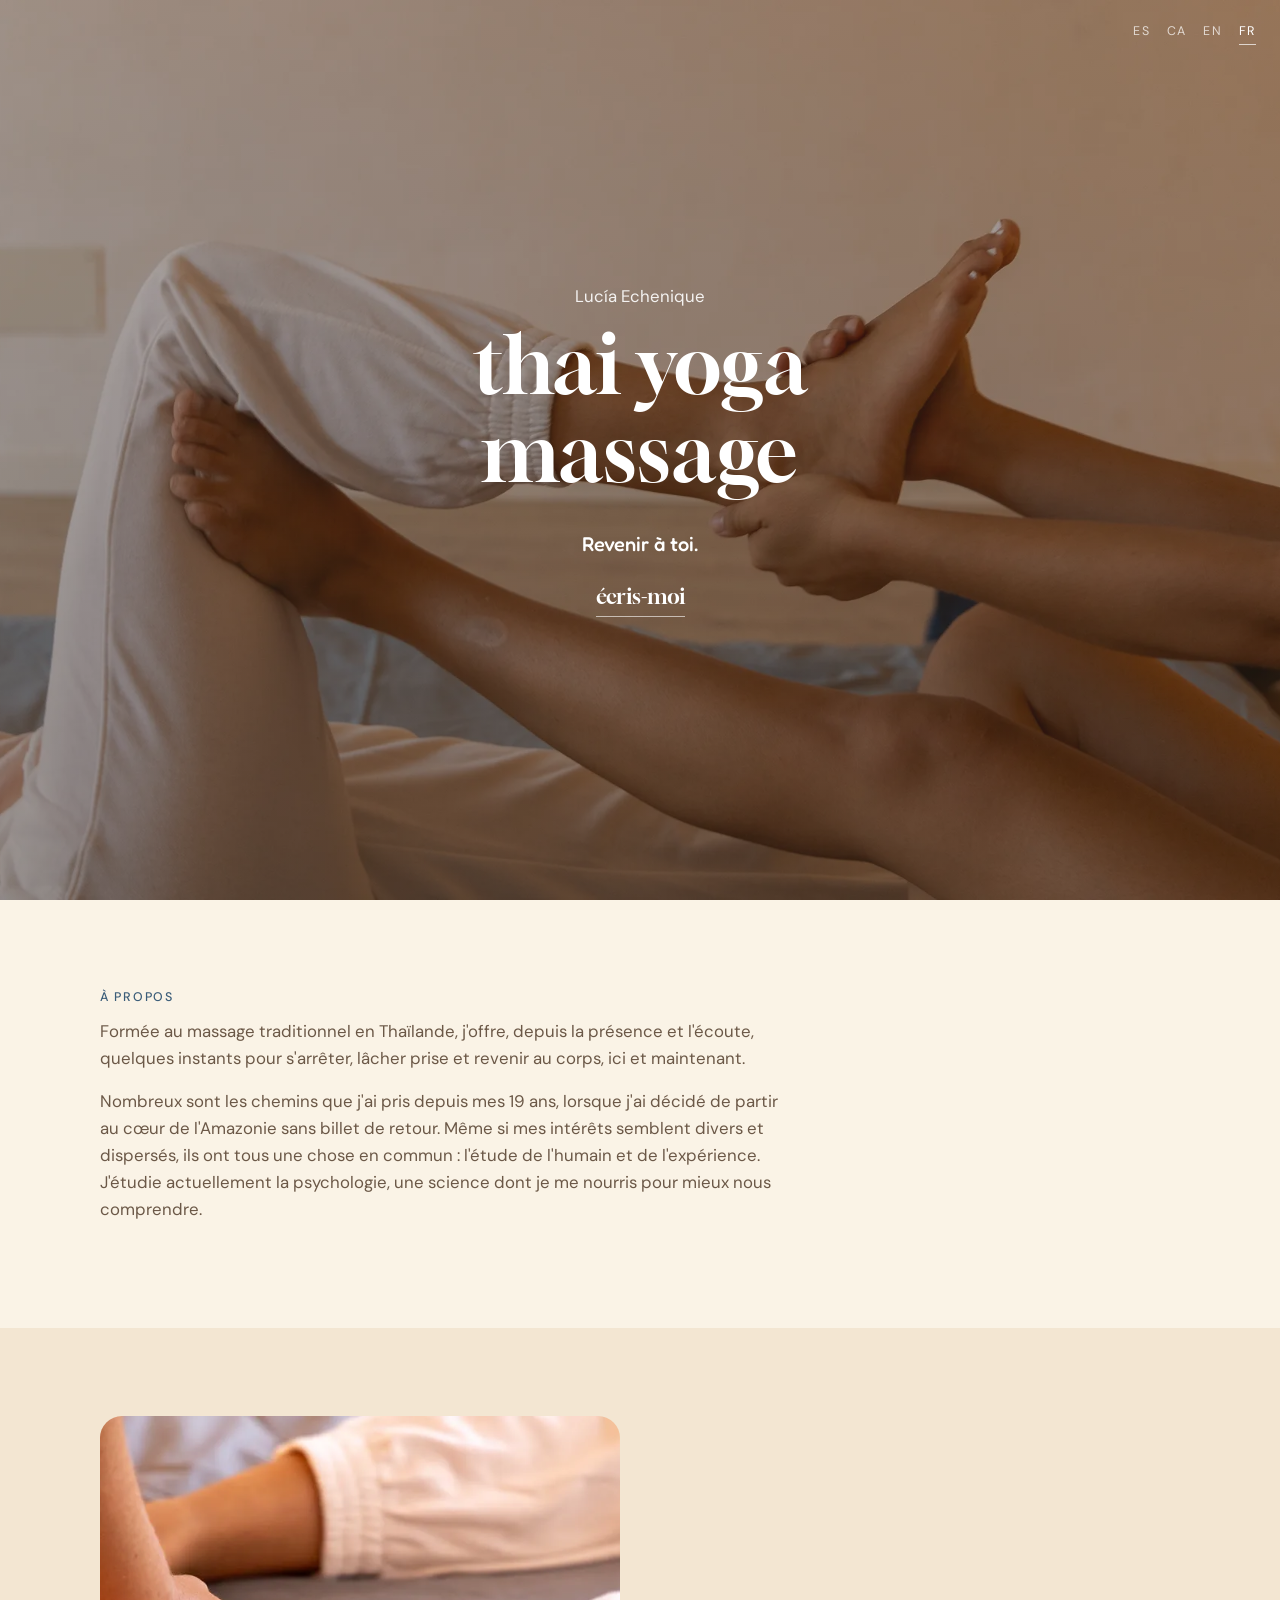
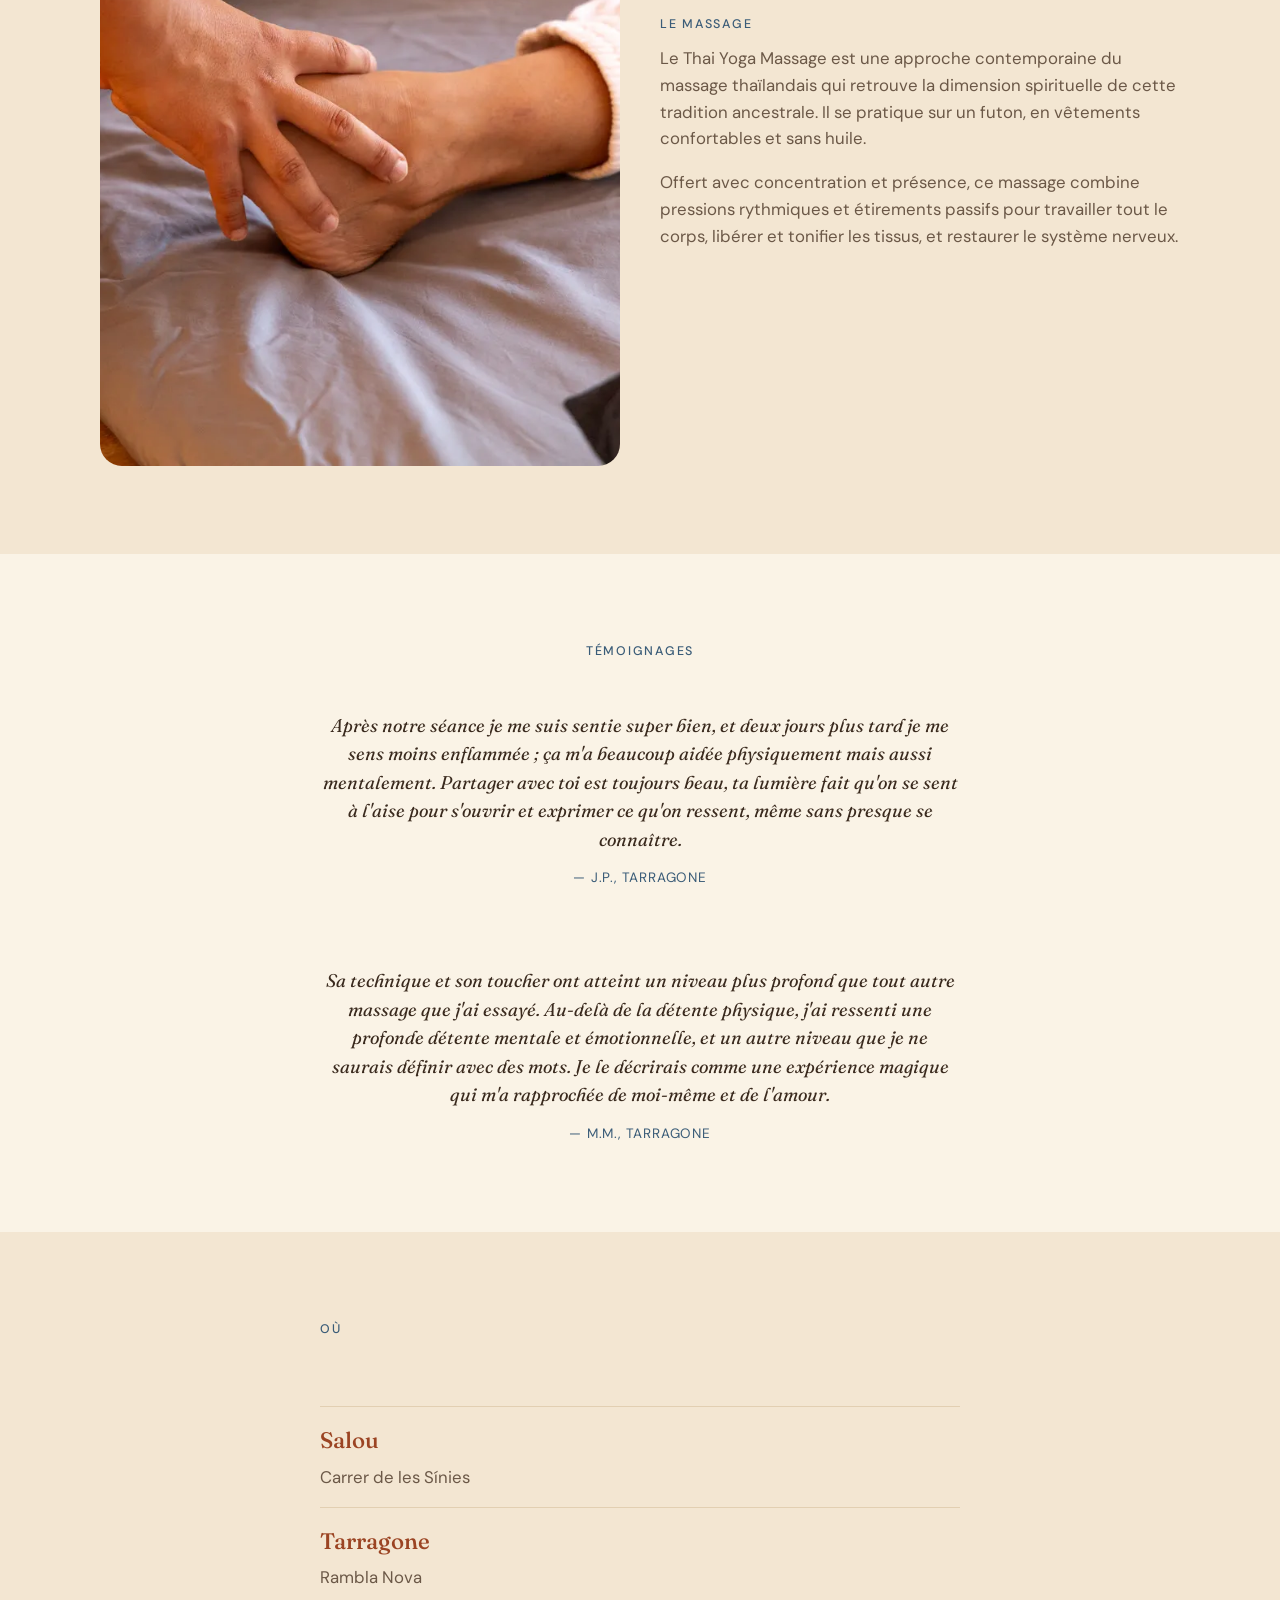
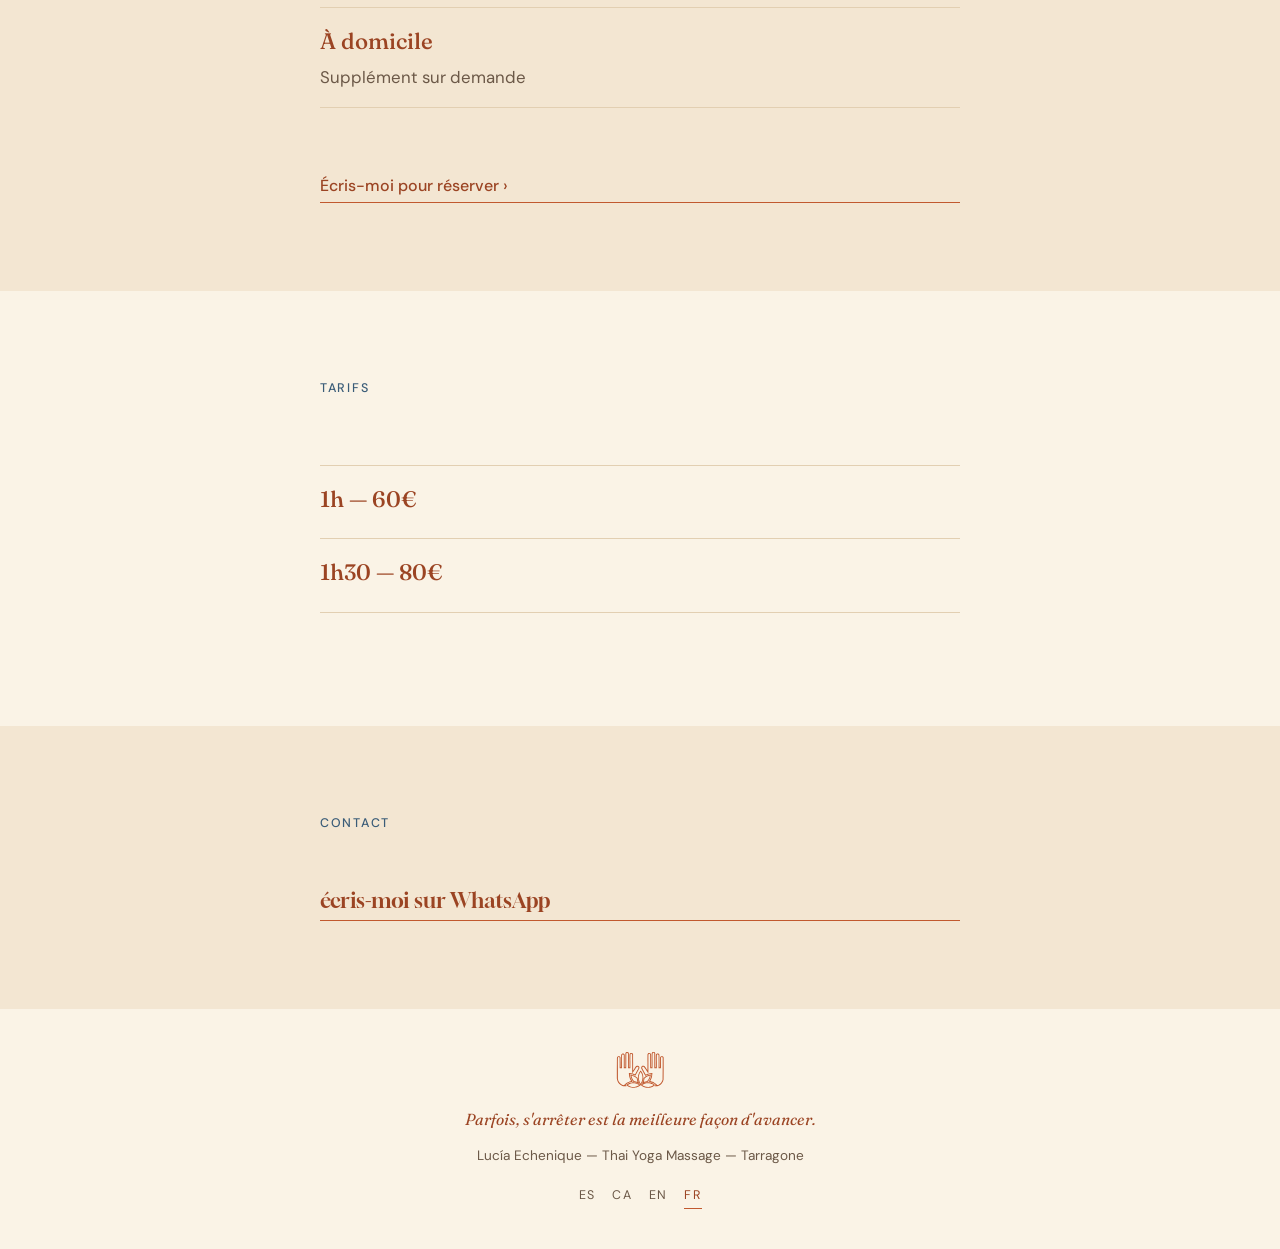
<file: fr/index.html>
<!DOCTYPE html>
<html lang="fr">
<head>
<meta charset="UTF-8" />
<meta name="viewport" content="width=device-width, initial-scale=1.0" />
<title>Lucía Echenique — Thai Yoga Massage à Tarragone et Salou</title>
<meta name="description" content="Thai Yoga Massage à Tarragone et Salou, avec Lucía Echenique. Un massage traditionnel qui se reçoit habillé, sans huile. Séances d'1h et d'1h30." />
<link rel="canonical" href="https://luciaechenique.com/fr/" />
<link rel="alternate" hreflang="es" href="https://luciaechenique.com/" />
<link rel="alternate" hreflang="ca" href="https://luciaechenique.com/ca/" />
<link rel="alternate" hreflang="en" href="https://luciaechenique.com/en/" />
<link rel="alternate" hreflang="fr" href="https://luciaechenique.com/fr/" />
<link rel="alternate" hreflang="x-default" href="https://luciaechenique.com/" />
<meta property="og:type" content="website" />
<meta property="og:locale" content="fr_FR" />
<meta property="og:url" content="https://luciaechenique.com/fr/" />
<meta property="og:site_name" content="Lucía Echenique" />
<meta property="og:title" content="Lucía Echenique — Thai Yoga Massage à Tarragone et Salou" />
<meta property="og:description" content="Thai Yoga Massage à Tarragone et Salou. Massage traditionnel, habillé et sans huile. Séances d'1h et d'1h30." />
<meta property="og:image" content="https://luciaechenique.com/images/og.jpg" />
<meta property="og:image:width" content="1200" />
<meta property="og:image:height" content="630" />
<meta name="twitter:card" content="summary_large_image" />
<link rel="icon" type="image/svg+xml" href="/favicon.svg" />
<link rel="preload" as="image" href="/images/hero-bg.webp" fetchpriority="high" />
<link rel="preload" as="font" type="font/woff2" href="/fonts/gloock.woff2" crossorigin />
<link rel="preload" as="font" type="font/woff2" href="/fonts/fredoka-500.woff2" crossorigin />
<link rel="preconnect" href="https://fonts.googleapis.com" />
<link rel="preconnect" href="https://fonts.gstatic.com" crossorigin />
<link rel="stylesheet" href="https://fonts.googleapis.com/css2?family=Fraunces:ital,opsz,wght@0,9..144,500;1,9..144,400&family=DM+Sans:opsz,wght@9..40,400;9..40,500&display=swap" />
<link rel="stylesheet" href="/styles.css" />
<script type="application/ld+json">
{
  "@context": "https://schema.org",
  "@type": "HealthAndBeautyBusiness",
  "name": "Lucía Echenique — Thai Yoga Massage",
  "url": "https://luciaechenique.com/",
  "image": "https://luciaechenique.com/images/og.jpg",
  "description": "Thai Yoga Massage à Tarragone et Salou. Massage traditionnel, habillé et sans huile. Séances d'1h et d'1h30.",
  "areaServed": [
    { "@type": "City", "name": "Tarragona" },
    { "@type": "City", "name": "Salou" }
  ],
  "priceRange": "à partir de 60€"
}
</script>
</head>
<body>

<a class="skip-link" href="#contacto">Aller au contact</a>

<!-- HERO -->
<header class="hero" id="inicio">
  <div class="hero-bg"></div>
  <div class="hero-overlay"></div>
  <nav class="lang" aria-label="Langue">
    <a href="/" lang="es">es</a>
    <a href="/ca/" lang="ca">ca</a>
    <a href="/en/" lang="en">en</a>
    <a href="/fr/" aria-current="page">fr</a>
  </nav>
  <div class="hero-inner">
    <p class="hero-name">Lucía Echenique</p>
    <h1>thai yoga massage</h1>
    <p class="hero-phrase">Revenir à toi.</p>
    <a class="cta-link cta-lg" href="https://wa.me/34604867716?text=Bonjour%20Luc%C3%ADa%2C%20je%20suis%20int%C3%A9ress%C3%A9%28e%29%20par%20une%20s%C3%A9ance%20de%20Thai%20Yoga%20Massage." target="_blank" rel="noopener">écris-moi</a>
  </div>
</header>

<main>

  <!-- À PROPOS -->
  <section class="section" id="sobre-mi">
    <div class="section-inner">
      <div class="section-text">
        <h2 class="kicker">À propos</h2>
        <p class="body-text">
          Formée au massage traditionnel en Thaïlande, j'offre, depuis la présence et l'écoute, quelques instants
          pour s'arrêter, lâcher prise et revenir au corps, ici et maintenant.
        </p>
        <p class="body-text">
          Nombreux sont les chemins que j'ai pris depuis mes 19 ans, lorsque j'ai décidé de partir au cœur de
          l'Amazonie sans billet de retour. Même si mes intérêts semblent divers et dispersés, ils ont tous une
          chose en commun : l'étude de l'humain et de l'expérience. J'étudie actuellement la psychologie, une
          science dont je me nourris pour mieux nous comprendre.
        </p>
      </div>
    </div>
  </section>

  <!-- LE MASSAGE -->
  <section class="section alt" id="masaje">
    <div class="section-inner reverse">
      <div class="section-text">
        <h2 class="kicker">Le massage</h2>
        <p class="body-text">
          Le Thai Yoga Massage est une approche contemporaine du massage thaïlandais qui retrouve la dimension
          spirituelle de cette tradition ancestrale. Il se pratique sur un futon, en vêtements confortables et sans
          huile.
        </p>
        <p class="body-text">
          Offert avec concentration et présence, ce massage combine pressions rythmiques et étirements passifs
          pour travailler tout le corps, libérer et tonifier les tissus, et restaurer le système nerveux.
        </p>
      </div>
      <img class="section-photo" src="/images/masaje.webp" alt="Thai Yoga Massage avec Lucía Echenique" loading="lazy" />
    </div>
  </section>

  <!-- TÉMOIGNAGES -->
  <section class="section" id="testimonios">
    <div class="section-inner narrow center">
      <h2 class="kicker">Témoignages</h2>
      <blockquote class="testimonial">
        <p>Après notre séance je me suis sentie super bien, et deux jours plus tard je me sens moins enflammée ;
          ça m'a beaucoup aidée physiquement mais aussi mentalement. Partager avec toi est toujours beau, ta lumière
          fait qu'on se sent à l'aise pour s'ouvrir et exprimer ce qu'on ressent, même sans presque se connaître.</p>
        <cite>— J.P., Tarragone</cite>
      </blockquote>
      <blockquote class="testimonial">
        <p>Sa technique et son toucher ont atteint un niveau plus profond que tout autre massage que j'ai essayé.
          Au-delà de la détente physique, j'ai ressenti une profonde détente mentale et émotionnelle, et un autre
          niveau que je ne saurais définir avec des mots. Je le décrirais comme une expérience magique qui m'a
          rapprochée de moi-même et de l'amour.</p>
        <cite>— M.M., Tarragone</cite>
      </blockquote>
    </div>
  </section>

  <!-- OÙ -->
  <section class="section alt" id="donde">
    <div class="section-inner narrow">
      <h2 class="kicker">Où</h2>
      <div class="price-list">
        <div class="price-item">
          <p class="price-amount">Salou</p>
          <p class="body-text">Carrer de les Sínies</p>
        </div>
        <div class="price-item">
          <p class="price-amount">Tarragone</p>
          <p class="body-text">Rambla Nova</p>
        </div>
        <div class="price-item">
          <p class="price-amount">À domicile</p>
          <p class="body-text">Supplément sur demande</p>
        </div>
      </div>
      <a class="cta-link" href="https://wa.me/34604867716?text=Bonjour%20Luc%C3%ADa%2C%20je%20suis%20int%C3%A9ress%C3%A9%28e%29%20par%20une%20s%C3%A9ance%20de%20Thai%20Yoga%20Massage." target="_blank" rel="noopener">Écris-moi pour réserver &rsaquo;</a>
    </div>
  </section>

  <!-- TARIFS -->
  <section class="section" id="precio">
    <div class="section-inner narrow">
      <h2 class="kicker">Tarifs</h2>
      <div class="price-list">
        <div class="price-item">
          <p class="price-amount">1h — 60€</p>
        </div>
        <div class="price-item">
          <p class="price-amount">1h30 — 80€</p>
        </div>
      </div>
    </div>
  </section>

  <!-- CONTACT -->
  <section class="section alt contact-section" id="contacto">
    <div class="section-inner narrow">
      <h2 class="kicker">Contact</h2>

      <a class="cta-link cta-lg" href="https://wa.me/34604867716?text=Bonjour%20Luc%C3%ADa%2C%20je%20suis%20int%C3%A9ress%C3%A9%28e%29%20par%20une%20s%C3%A9ance%20de%20Thai%20Yoga%20Massage." target="_blank" rel="noopener">écris-moi sur WhatsApp</a>
    </div>
  </section>

</main>

<footer class="site-footer">
  <img class="footer-mark" src="/images/logo-manos.svg" alt="" />
  <p class="footer-tagline">Parfois, s'arrêter est la meilleure façon d'avancer.</p>
  <p>Lucía Echenique — Thai Yoga Massage — Tarragone</p>
  <nav class="lang lang-footer" aria-label="Langue">
    <a href="/" lang="es">es</a>
    <a href="/ca/" lang="ca">ca</a>
    <a href="/en/" lang="en">en</a>
    <a href="/fr/" aria-current="page">fr</a>
  </nav>
</footer>

</body>
</html>
</file>
<file: styles.css>
@font-face {
  font-family: "Gloock";
  font-style: normal;
  font-weight: 400;
  font-display: swap;
  src: url("fonts/gloock.woff2") format("woff2");
}
@font-face {
  font-family: "Fredoka";
  font-style: normal;
  font-weight: 500;
  font-display: swap;
  src: url("fonts/fredoka-500.woff2") format("woff2");
}

:root {
  --cream: #faf3e6;
  --cream-alt: #f3e6d2;
  --ink: #3a2a1e;
  --ink-soft: #6b5847;
  --terracotta: #c1592f;
  --terracotta-dark: #9b4423;
  --mustard: #e0a53e;
  --blue: #3a5c78;
  --radius: 22px;
}

* { box-sizing: border-box; }

html { scroll-behavior: smooth; }

body {
  margin: 0;
  background: var(--cream);
  color: var(--ink);
  font-family: "DM Sans", sans-serif;
  font-weight: 400;
  line-height: 1.6;
  -webkit-font-smoothing: antialiased;
}

h1, h2 {
  font-weight: 500;
  line-height: 1.1;
  margin: 0 0 0.4em;
  color: var(--terracotta-dark);
}

h1 {
  font-family: "Gloock", serif;
  font-size: clamp(2.8rem, 10vw, 5rem);
  letter-spacing: 0.01em;
}
h2 {
  font-family: "Gloock", serif;
  font-size: clamp(1.7rem, 4.5vw, 2.4rem);
}

p { margin: 0 0 1em; }

.skip-link {
  position: absolute;
  left: -999px;
  top: 0;
}
.skip-link:focus {
  left: 1rem;
  top: 1rem;
  background: var(--ink);
  color: var(--cream);
  padding: 0.6em 1em;
  border-radius: 8px;
  z-index: 10;
}

/* ---------- HERO ---------- */
.hero {
  position: relative;
  overflow: hidden;
  min-height: 100vh;
  min-height: 100dvh;
  display: flex;
  align-items: center;
  padding: 2rem 1.5rem;
  background: #8c6f5b;
}
.hero-bg {
  position: absolute;
  inset: 0;
  background-image: url("images/hero-bg.webp");
  background-size: cover;
  background-position: center 30%;
  z-index: 0;
}
.hero-overlay {
  position: absolute;
  inset: 0;
  background: linear-gradient(180deg, rgba(58, 42, 30, 0.35) 0%, rgba(58, 42, 30, 0.5) 100%);
  z-index: 0;
}
.hero-inner .hero-name,
.hero-inner .hero-sub { color: rgba(255, 255, 255, 0.9); }
.hero-inner h1,
.hero-inner .hero-phrase,
.hero-inner .cta-link { color: #fff; }
.hero-inner .cta-link { border-bottom-color: rgba(255, 255, 255, 0.6); }
.hero-inner {
  position: relative;
  z-index: 1;
  max-width: 640px;
  margin: 0 auto;
  text-align: center;
}
.lang {
  position: absolute;
  top: 1.4rem;
  right: 1.5rem;
  z-index: 2;
  display: flex;
  gap: 1rem;
  font-size: 0.78rem;
  letter-spacing: 0.14em;
  text-transform: uppercase;
}
.lang a {
  color: rgba(255, 255, 255, 0.72);
  text-decoration: none;
  padding-bottom: 2px;
  border-bottom: 1px solid transparent;
  transition: color 0.15s ease;
}
.lang a:hover { color: #fff; }
.lang a[aria-current="page"] {
  color: #fff;
  border-bottom-color: rgba(255, 255, 255, 0.7);
}
.lang-footer {
  position: static;
  justify-content: center;
  margin-top: 1.2rem;
}
.lang-footer a { color: var(--ink-soft); }
.lang-footer a:hover { color: var(--terracotta-dark); }
.lang-footer a[aria-current="page"] {
  color: var(--terracotta-dark);
  border-bottom-color: var(--terracotta);
}
.eyebrow {
  text-transform: uppercase;
  letter-spacing: 0.14em;
  font-size: 0.78rem;
  color: var(--ink-soft);
  margin-bottom: 0.6em;
}
.hero-name {
  color: var(--ink-soft);
  font-size: 1.05rem;
  margin: 0 0 0.6em;
}
.hero-sub {
  color: var(--ink-soft);
  font-size: 1.05rem;
  margin: 0 0 1.2em;
}
.hero-phrase {
  font-family: "Fredoka", sans-serif;
  font-weight: 500;
  color: var(--terracotta-dark);
  font-size: 1.25rem;
  max-width: 30ch;
  margin-left: auto;
  margin-right: auto;
}

/* ---------- CTA LINKS ---------- */
.cta-link {
  display: inline-block;
  color: var(--terracotta-dark);
  font-weight: 500;
  text-decoration: none;
  border-bottom: 1.5px solid var(--terracotta);
  padding-bottom: 3px;
  transition: color 0.15s ease, border-color 0.15s ease;
}
.cta-link:hover { color: var(--terracotta); border-color: var(--terracotta-dark); }

.cta-lg {
  font-family: "Gloock", serif;
  font-size: 1.3rem;
}

/* ---------- SECTIONS ---------- */
.section { padding: 5.5rem 1.5rem; }
.section.alt { background: var(--cream-alt); }

.section-inner {
  max-width: 1080px;
  margin: 0 auto;
  display: grid;
  gap: 2.5rem;
  align-items: center;
}
.section-inner.narrow { max-width: 640px; }
.section-inner.center { text-align: center; }

#sobre-mi .section-inner {
  display: block;
}
#sobre-mi .section-text {
  max-width: 700px;
}

.kicker {
  font-family: "DM Sans", sans-serif;
  text-transform: uppercase;
  letter-spacing: 0.14em;
  font-size: 0.78rem;
  line-height: 1.6;
  color: var(--blue);
  font-weight: 500;
  margin: 0 0 0.8em;
}

.body-text { color: var(--ink-soft); font-size: 1.05rem; }

.price-list {
  margin: 1em 0 1.6em;
}
.price-item {
  padding: 1em 0;
  border-top: 1px solid #e2cfb2;
}
.price-item:last-child {
  border-bottom: 1px solid #e2cfb2;
}
.price-amount {
  font-family: "Fraunces", serif;
  font-weight: 500;
  font-size: 1.4rem;
  color: var(--terracotta-dark);
  margin: 0 0 0.2em;
}
.price-item .body-text {
  margin: 0;
}

.testimonial {
  margin: 0 0 2.4rem;
  padding: 0;
}
.testimonial p {
  font-family: "Fraunces", serif;
  font-style: italic;
  font-size: 1.15rem;
  line-height: 1.55;
  color: var(--ink);
  font-variation-settings: "opsz" 40;
  margin: 0 0 0.7em;
}
.testimonial cite {
  display: block;
  font-style: normal;
  font-size: 0.85rem;
  letter-spacing: 0.06em;
  text-transform: uppercase;
  color: var(--blue);
}
.testimonial:last-child { margin-bottom: 0; }

.photo-placeholder {
  aspect-ratio: 4 / 5;
  border-radius: var(--radius);
  background: linear-gradient(155deg, var(--cream-alt), #ecd8b8);
  display: flex;
  align-items: center;
  justify-content: center;
}

.section-photo {
  width: 100%;
  aspect-ratio: 4 / 5;
  object-fit: cover;
  border-radius: var(--radius);
  display: block;
}

.photo-mosaic {
  display: flex;
  flex-direction: column;
  gap: 0.8rem;
}
.mosaic-featured {
  width: 100%;
  aspect-ratio: 4 / 5;
  object-fit: cover;
  border-radius: var(--radius);
  display: block;
}
.mosaic-small {
  width: 100%;
  aspect-ratio: 16 / 9;
  object-fit: cover;
  border-radius: var(--radius);
  display: block;
}

@media (min-width: 780px) {
  .section-inner:not(.narrow) {
    grid-template-columns: 1fr 1fr;
  }
  .section-inner.reverse .section-text { order: 2; }
}

/* ---------- FOOTER ---------- */
.site-footer {
  text-align: center;
  padding: 2.5rem 1.5rem;
  color: var(--ink-soft);
  font-size: 0.85rem;
}
.footer-mark {
  width: 52px;
  display: block;
  margin: 0 auto 1rem;
}
.footer-tagline {
  font-family: "Fraunces", serif;
  font-style: italic;
  font-size: 1rem;
  color: var(--terracotta-dark);
  margin: 0 0 0.8em;
  font-variation-settings: "opsz" 40;
}
</file>
